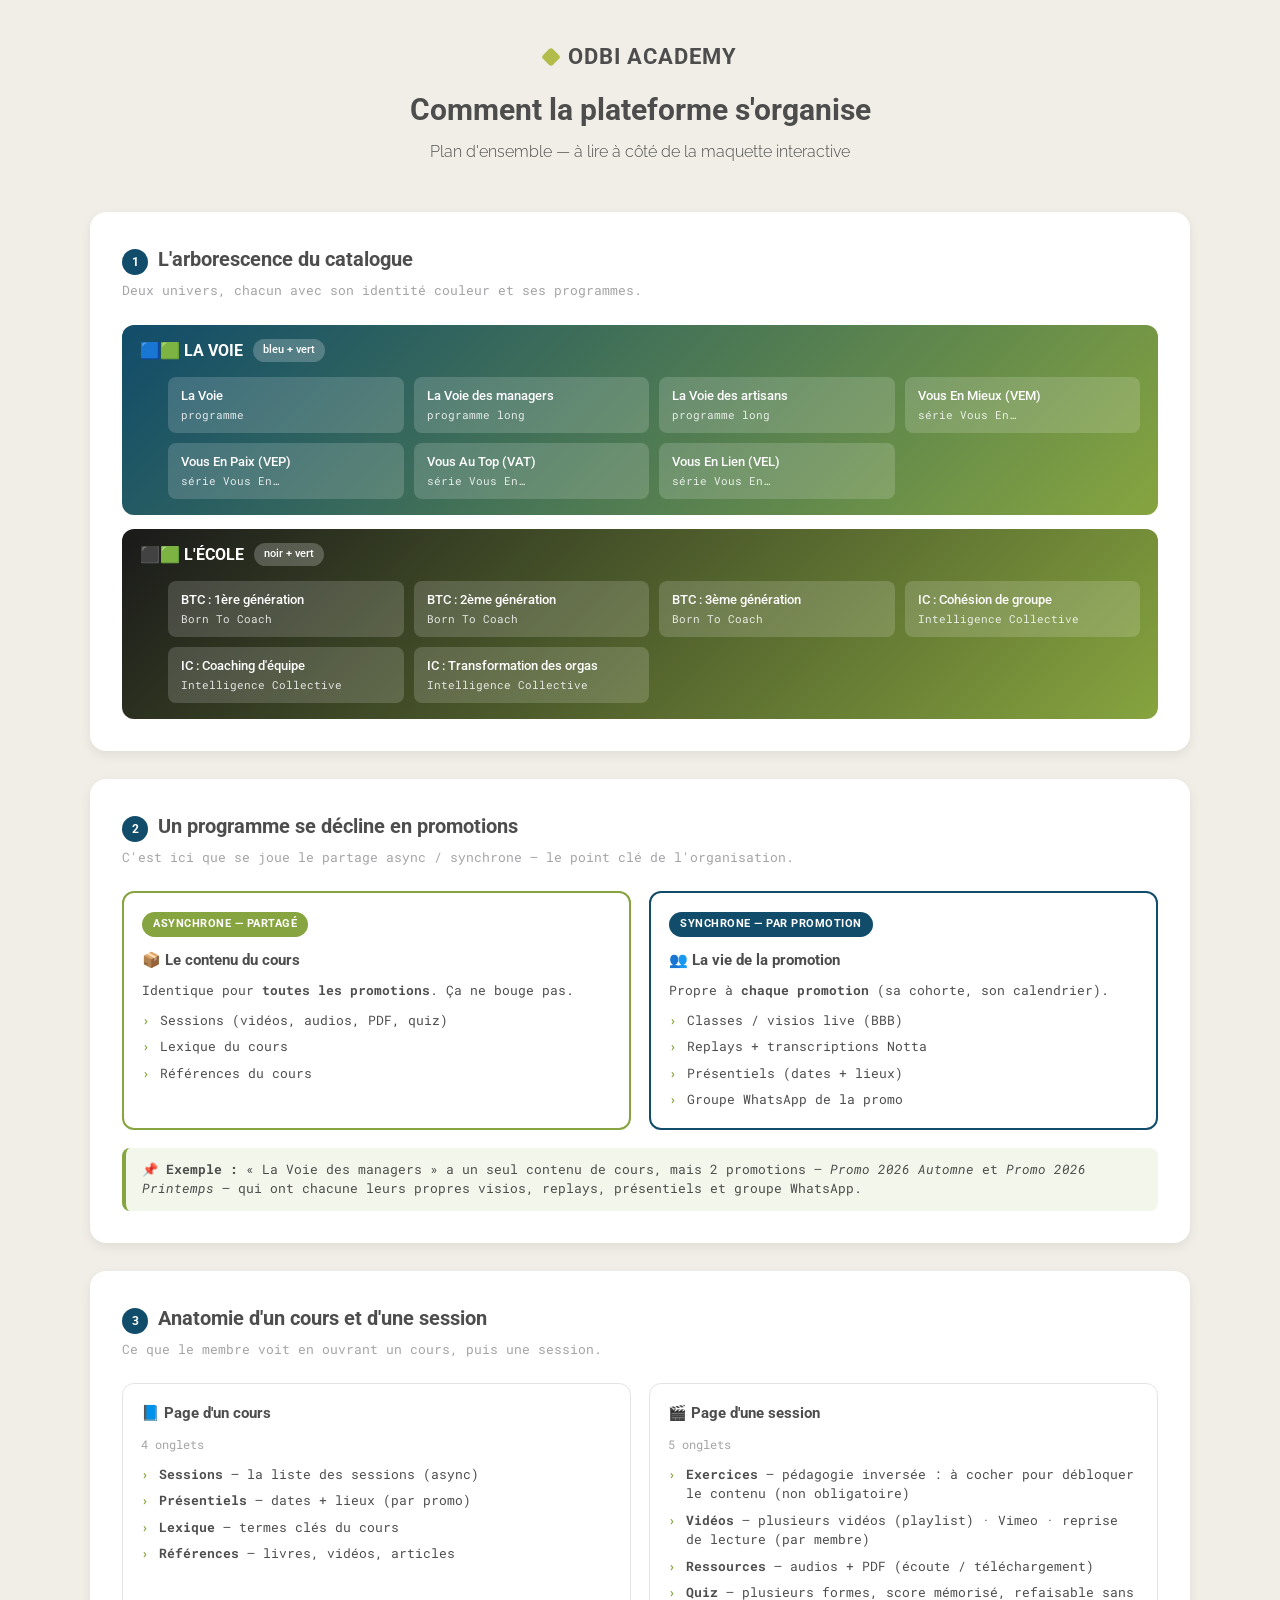
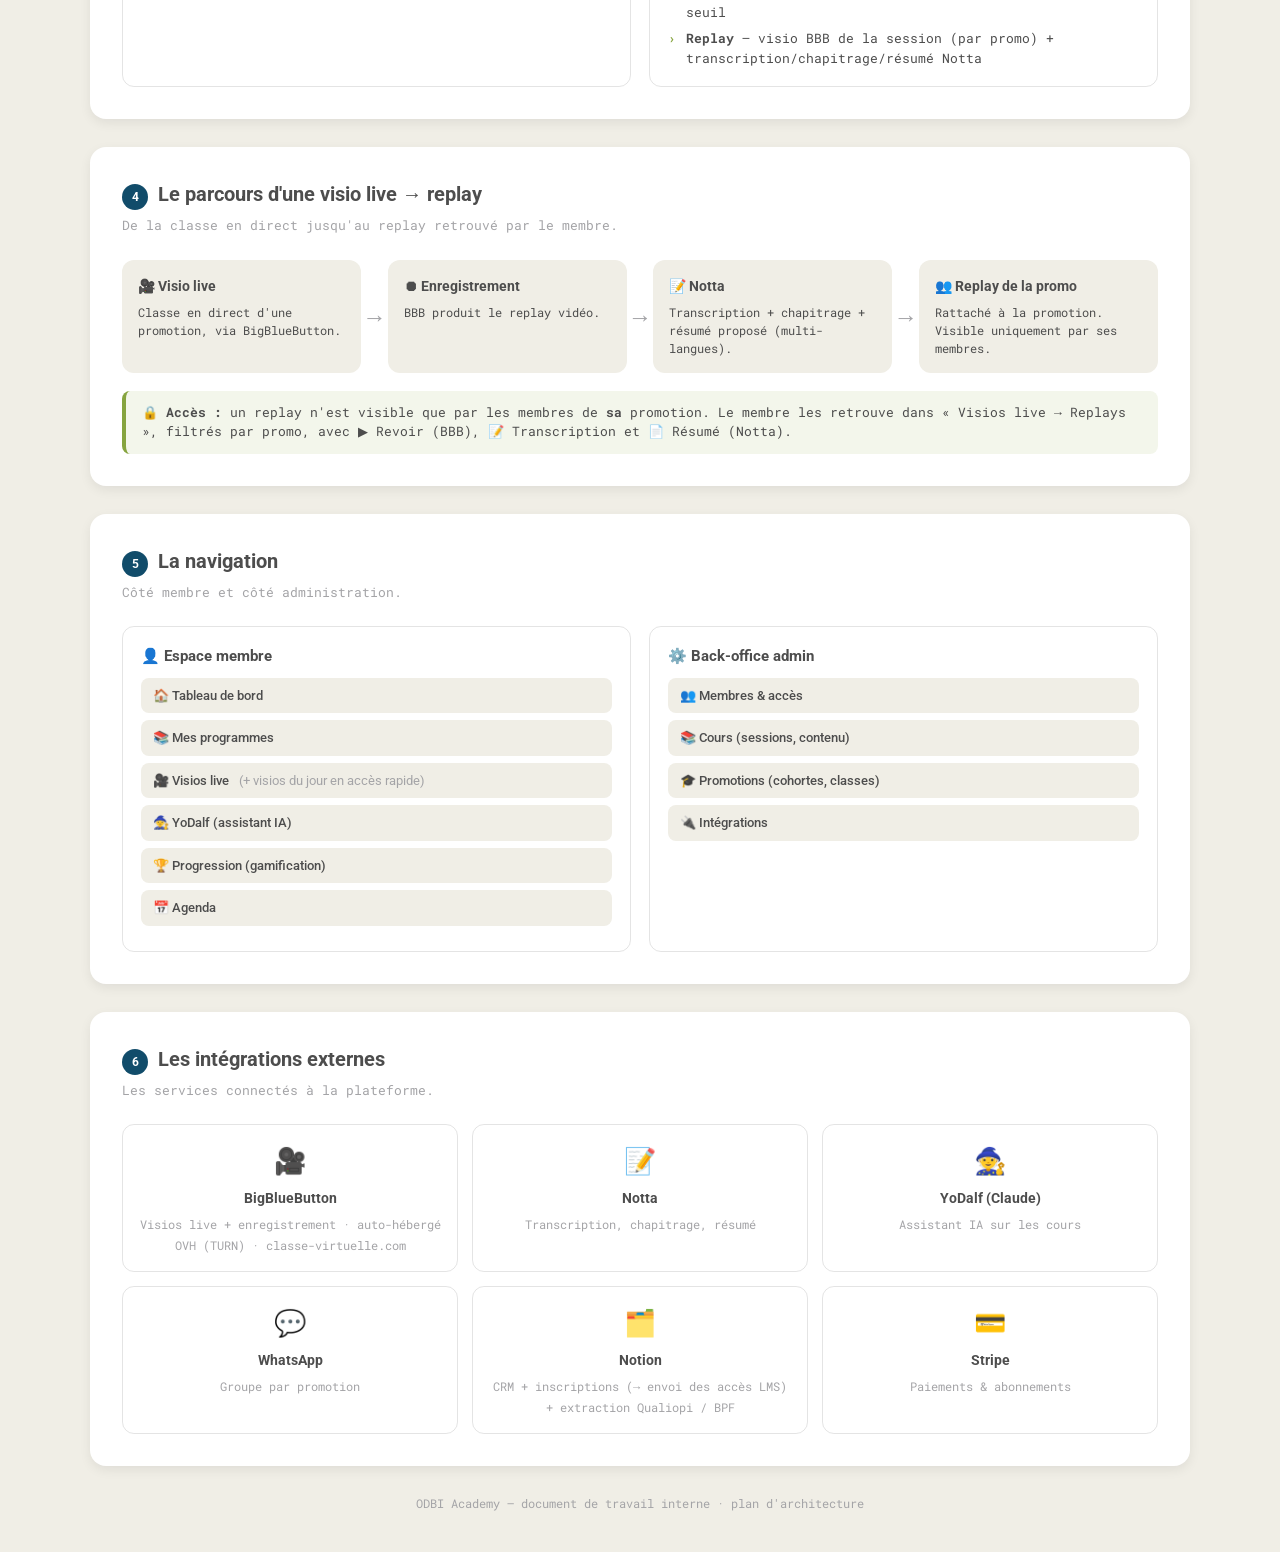
<file: architecture-odbi.html>
<!DOCTYPE html>
<html lang="fr">
<head>
<meta charset="UTF-8">
<meta name="viewport" content="width=device-width, initial-scale=1.0">
<title>ODBI Academy — Architecture & organisation</title>
<link rel="preconnect" href="https://fonts.googleapis.com">
<link href="https://fonts.googleapis.com/css2?family=Roboto:wght@400;500;700&family=Roboto+Mono:wght@400;500&family=Raleway:wght@300;400&display=swap" rel="stylesheet">
<style>
:root{
  --asparagus:#86A43F;--apple:#B1BC4B;--indigo:#114C6A;--jet:#4D4D4D;--black:#1A1A1A;
  --grey:#A4A4A7;--alabaster:#F0EEE6;
  --font-title:'Roboto',sans-serif;--font-body:'Roboto Mono',monospace;--font-cap:'Raleway',sans-serif;
}
*{box-sizing:border-box;margin:0;padding:0}
body{font-family:var(--font-body);background:var(--alabaster);color:var(--jet);font-size:14px;line-height:1.5;padding:40px 24px}
.wrap{max-width:1100px;margin:0 auto}
h1,h2,h3,h4{font-family:var(--font-title)}
.head{text-align:center;margin-bottom:48px}
.logo{font-family:var(--font-title);font-weight:700;font-size:22px;letter-spacing:1px;display:inline-flex;align-items:center;gap:10px;margin-bottom:14px}
.logo .dot{width:14px;height:14px;background:var(--apple);border-radius:3px;transform:rotate(45deg)}
.head h1{font-size:30px;margin-bottom:8px}
.head p{font-family:var(--font-cap);font-weight:300;color:var(--jet);font-size:16px}
.block{background:#fff;border-radius:16px;box-shadow:0 4px 12px rgba(0,0,0,.07);padding:32px;margin-bottom:28px}
.block > h2{font-size:20px;margin-bottom:6px}
.block > .sub{color:var(--grey);font-size:13px;margin-bottom:24px}
.step{font-family:var(--font-title);font-weight:700;font-size:12px;color:#fff;background:var(--indigo);width:26px;height:26px;border-radius:50%;display:inline-flex;align-items:center;justify-content:center;margin-right:10px}

/* Tree */
.tree{display:flex;flex-direction:column;gap:14px}
.node{border-radius:12px;padding:14px 18px;color:#fff}
.node.uni-voie{background:linear-gradient(135deg,var(--indigo),var(--asparagus))}
.node.uni-ecole{background:linear-gradient(135deg,var(--black),var(--asparagus))}
.node h3{font-size:16px;display:flex;align-items:center;gap:10px}
.node .tag{font-size:11px;background:rgba(255,255,255,.22);padding:3px 10px;border-radius:999px;font-weight:500}
.children{margin:14px 0 2px 28px;display:grid;grid-template-columns:repeat(auto-fill,minmax(200px,1fr));gap:10px}
.leaf{background:rgba(255,255,255,.16);border-radius:8px;padding:9px 13px;font-size:13px;font-family:var(--font-title);font-weight:500}
.leaf small{display:block;font-family:var(--font-body);font-weight:400;opacity:.85;font-size:11px;margin-top:2px}

/* Generic boxes */
.cols{display:grid;gap:18px}
.cols.c2{grid-template-columns:1fr 1fr}
.cols.c3{grid-template-columns:repeat(3,1fr)}
.card{border:1px solid rgba(74,74,74,.15);border-radius:12px;padding:18px}
.card h4{font-size:15px;margin-bottom:10px;display:flex;align-items:center;gap:8px}
.card ul{list-style:none;display:flex;flex-direction:column;gap:7px}
.card li{font-size:13px;padding-left:18px;position:relative}
.card li::before{content:"›";position:absolute;left:0;color:var(--asparagus);font-weight:700}
.pill{display:inline-block;font-size:11px;font-family:var(--font-title);font-weight:700;padding:4px 11px;border-radius:999px;color:#fff;letter-spacing:.5px}
.pill.async{background:var(--asparagus)}.pill.sync{background:var(--indigo)}
.split{display:grid;grid-template-columns:1fr 1fr;gap:18px}
.split .card.async{border-color:var(--asparagus);border-width:2px}
.split .card.sync{border-color:var(--indigo);border-width:2px}

/* Flow */
.flow{display:flex;align-items:stretch;gap:0;flex-wrap:wrap}
.fstep{flex:1;min-width:170px;background:var(--alabaster);border-radius:12px;padding:16px;position:relative}
.fstep h4{font-size:14px;margin-bottom:6px}
.fstep p{font-size:12px;color:var(--jet)}
.farrow{display:flex;align-items:center;justify-content:center;font-size:24px;color:var(--grey);padding:0 6px}
.note{background:rgba(134,164,63,.1);border-left:4px solid var(--asparagus);border-radius:8px;padding:12px 16px;font-size:13px;margin-top:18px}

/* Nav map */
.navmap{display:grid;grid-template-columns:1fr 1fr;gap:18px}
.navmap .card h4{justify-content:space-between}
.menu-item{font-family:var(--font-title);font-weight:500;font-size:13px;padding:8px 12px;background:var(--alabaster);border-radius:8px;margin-bottom:7px;display:flex;gap:10px}

/* Integrations */
.integ{display:grid;grid-template-columns:repeat(3,1fr);gap:14px}
.itile{border:1px solid rgba(74,74,74,.15);border-radius:12px;padding:16px;text-align:center}
.itile .ic{font-size:26px}
.itile b{display:block;font-family:var(--font-title);font-size:14px;margin:8px 0 4px}
.itile small{color:var(--grey);font-size:12px}
.foot{text-align:center;color:var(--grey);font-size:12px;margin-top:24px}
</style>
</head>
<body>
<div class="wrap">

  <div class="head">
    <div class="logo"><span class="dot"></span> ODBI ACADEMY</div>
    <h1>Comment la plateforme s'organise</h1>
    <p>Plan d'ensemble — à lire à côté de la maquette interactive</p>
  </div>

  <!-- 1. Arborescence du contenu -->
  <div class="block">
    <h2><span class="step">1</span>L'arborescence du catalogue</h2>
    <div class="sub">Deux univers, chacun avec son identité couleur et ses programmes.</div>
    <div class="tree">
      <div class="node uni-voie">
        <h3>🟦🟩 LA VOIE <span class="tag">bleu + vert</span></h3>
        <div class="children">
          <div class="leaf">La Voie<small>programme</small></div>
          <div class="leaf">La Voie des managers<small>programme long</small></div>
          <div class="leaf">La Voie des artisans<small>programme long</small></div>
          <div class="leaf">Vous En Mieux (VEM)<small>série Vous En…</small></div>
          <div class="leaf">Vous En Paix (VEP)<small>série Vous En…</small></div>
          <div class="leaf">Vous Au Top (VAT)<small>série Vous En…</small></div>
          <div class="leaf">Vous En Lien (VEL)<small>série Vous En…</small></div>
        </div>
      </div>
      <div class="node uni-ecole">
        <h3>⬛🟩 L'ÉCOLE <span class="tag">noir + vert</span></h3>
        <div class="children">
          <div class="leaf">BTC : 1ère génération<small>Born To Coach</small></div>
          <div class="leaf">BTC : 2ème génération<small>Born To Coach</small></div>
          <div class="leaf">BTC : 3ème génération<small>Born To Coach</small></div>
          <div class="leaf">IC : Cohésion de groupe<small>Intelligence Collective</small></div>
          <div class="leaf">IC : Coaching d'équipe<small>Intelligence Collective</small></div>
          <div class="leaf">IC : Transformation des orgas<small>Intelligence Collective</small></div>
        </div>
      </div>
    </div>
  </div>

  <!-- 2. Le cœur : programme → promotions -->
  <div class="block">
    <h2><span class="step">2</span>Un programme se décline en promotions</h2>
    <div class="sub">C'est ici que se joue le partage async / synchrone — le point clé de l'organisation.</div>
    <div class="split">
      <div class="card async">
        <span class="pill async">ASYNCHRONE — PARTAGÉ</span>
        <h4 style="margin-top:12px">📦 Le contenu du cours</h4>
        <p style="font-size:13px;color:var(--jet);margin-bottom:10px">Identique pour <b>toutes les promotions</b>. Ça ne bouge pas.</p>
        <ul>
          <li>Sessions (vidéos, audios, PDF, quiz)</li>
          <li>Lexique du cours</li>
          <li>Références du cours</li>
        </ul>
      </div>
      <div class="card sync">
        <span class="pill sync">SYNCHRONE — PAR PROMOTION</span>
        <h4 style="margin-top:12px">👥 La vie de la promotion</h4>
        <p style="font-size:13px;color:var(--jet);margin-bottom:10px">Propre à <b>chaque promotion</b> (sa cohorte, son calendrier).</p>
        <ul>
          <li>Classes / visios live (BBB)</li>
          <li>Replays + transcriptions Notta</li>
          <li>Présentiels (dates + lieux)</li>
          <li>Groupe WhatsApp de la promo</li>
        </ul>
      </div>
    </div>
    <div class="note">📌 <b>Exemple :</b> « La Voie des managers » a un seul contenu de cours, mais 2 promotions — <i>Promo 2026 Automne</i> et <i>Promo 2026 Printemps</i> — qui ont chacune leurs propres visios, replays, présentiels et groupe WhatsApp.</div>
  </div>

  <!-- 3. Anatomie cours / session -->
  <div class="block">
    <h2><span class="step">3</span>Anatomie d'un cours et d'une session</h2>
    <div class="sub">Ce que le membre voit en ouvrant un cours, puis une session.</div>
    <div class="cols c2">
      <div class="card">
        <h4>📘 Page d'un cours</h4>
        <p style="font-size:12px;color:var(--grey);margin-bottom:12px">4 onglets</p>
        <ul>
          <li><b>Sessions</b> — la liste des sessions (async)</li>
          <li><b>Présentiels</b> — dates + lieux (par promo)</li>
          <li><b>Lexique</b> — termes clés du cours</li>
          <li><b>Références</b> — livres, vidéos, articles</li>
        </ul>
      </div>
      <div class="card">
        <h4>🎬 Page d'une session</h4>
        <p style="font-size:12px;color:var(--grey);margin-bottom:12px">5 onglets</p>
        <ul>
          <li><b>Exercices</b> — pédagogie inversée : à cocher pour débloquer le contenu (non obligatoire)</li>
          <li><b>Vidéos</b> — plusieurs vidéos (playlist) · Vimeo · reprise de lecture (par membre)</li>
          <li><b>Ressources</b> — audios + PDF (écoute / téléchargement)</li>
          <li><b>Quiz</b> — plusieurs formes, score mémorisé, refaisable sans seuil</li>
          <li><b>Replay</b> — visio BBB de la session (par promo) + transcription/chapitrage/résumé Notta</li>
        </ul>
      </div>
    </div>
  </div>

  <!-- 4. Flux replay -->
  <div class="block">
    <h2><span class="step">4</span>Le parcours d'une visio live → replay</h2>
    <div class="sub">De la classe en direct jusqu'au replay retrouvé par le membre.</div>
    <div class="flow">
      <div class="fstep"><h4>🎥 Visio live</h4><p>Classe en direct d'une promotion, via BigBlueButton.</p></div>
      <div class="farrow">→</div>
      <div class="fstep"><h4>⏺ Enregistrement</h4><p>BBB produit le replay vidéo.</p></div>
      <div class="farrow">→</div>
      <div class="fstep"><h4>📝 Notta</h4><p>Transcription + chapitrage + résumé proposé (multi-langues).</p></div>
      <div class="farrow">→</div>
      <div class="fstep"><h4>👥 Replay de la promo</h4><p>Rattaché à la promotion. Visible uniquement par ses membres.</p></div>
    </div>
    <div class="note">🔒 <b>Accès :</b> un replay n'est visible que par les membres de <b>sa</b> promotion. Le membre les retrouve dans « Visios live → Replays », filtrés par promo, avec ▶ Revoir (BBB), 📝 Transcription et 📄 Résumé (Notta).</div>
  </div>

  <!-- 5. Navigation -->
  <div class="block">
    <h2><span class="step">5</span>La navigation</h2>
    <div class="sub">Côté membre et côté administration.</div>
    <div class="navmap">
      <div class="card">
        <h4>👤 Espace membre</h4>
        <div class="menu-item">🏠 Tableau de bord</div>
        <div class="menu-item">📚 Mes programmes</div>
        <div class="menu-item">🎥 Visios live <span style="color:var(--grey);font-weight:400">(+ visios du jour en accès rapide)</span></div>
        <div class="menu-item">🧙 YoDalf (assistant IA)</div>
        <div class="menu-item">🏆 Progression (gamification)</div>
        <div class="menu-item">📅 Agenda</div>
      </div>
      <div class="card">
        <h4>⚙️ Back-office admin</h4>
        <div class="menu-item">👥 Membres & accès</div>
        <div class="menu-item">📚 Cours (sessions, contenu)</div>
        <div class="menu-item">🎓 Promotions (cohortes, classes)</div>
        <div class="menu-item">🔌 Intégrations</div>
      </div>
    </div>
  </div>

  <!-- 6. Intégrations -->
  <div class="block">
    <h2><span class="step">6</span>Les intégrations externes</h2>
    <div class="sub">Les services connectés à la plateforme.</div>
    <div class="integ">
      <div class="itile"><div class="ic">🎥</div><b>BigBlueButton</b><small>Visios live + enregistrement · auto-hébergé OVH (TURN) · classe-virtuelle.com</small></div>
      <div class="itile"><div class="ic">📝</div><b>Notta</b><small>Transcription, chapitrage, résumé</small></div>
      <div class="itile"><div class="ic">🧙</div><b>YoDalf (Claude)</b><small>Assistant IA sur les cours</small></div>
      <div class="itile"><div class="ic">💬</div><b>WhatsApp</b><small>Groupe par promotion</small></div>
      <div class="itile"><div class="ic">🗂️</div><b>Notion</b><small>CRM + inscriptions (→ envoi des accès LMS) + extraction Qualiopi / BPF</small></div>
      <div class="itile"><div class="ic">💳</div><b>Stripe</b><small>Paiements & abonnements</small></div>
    </div>
  </div>

  <div class="foot">ODBI Academy — document de travail interne · plan d'architecture</div>
</div>
</body>
</html>
</file>
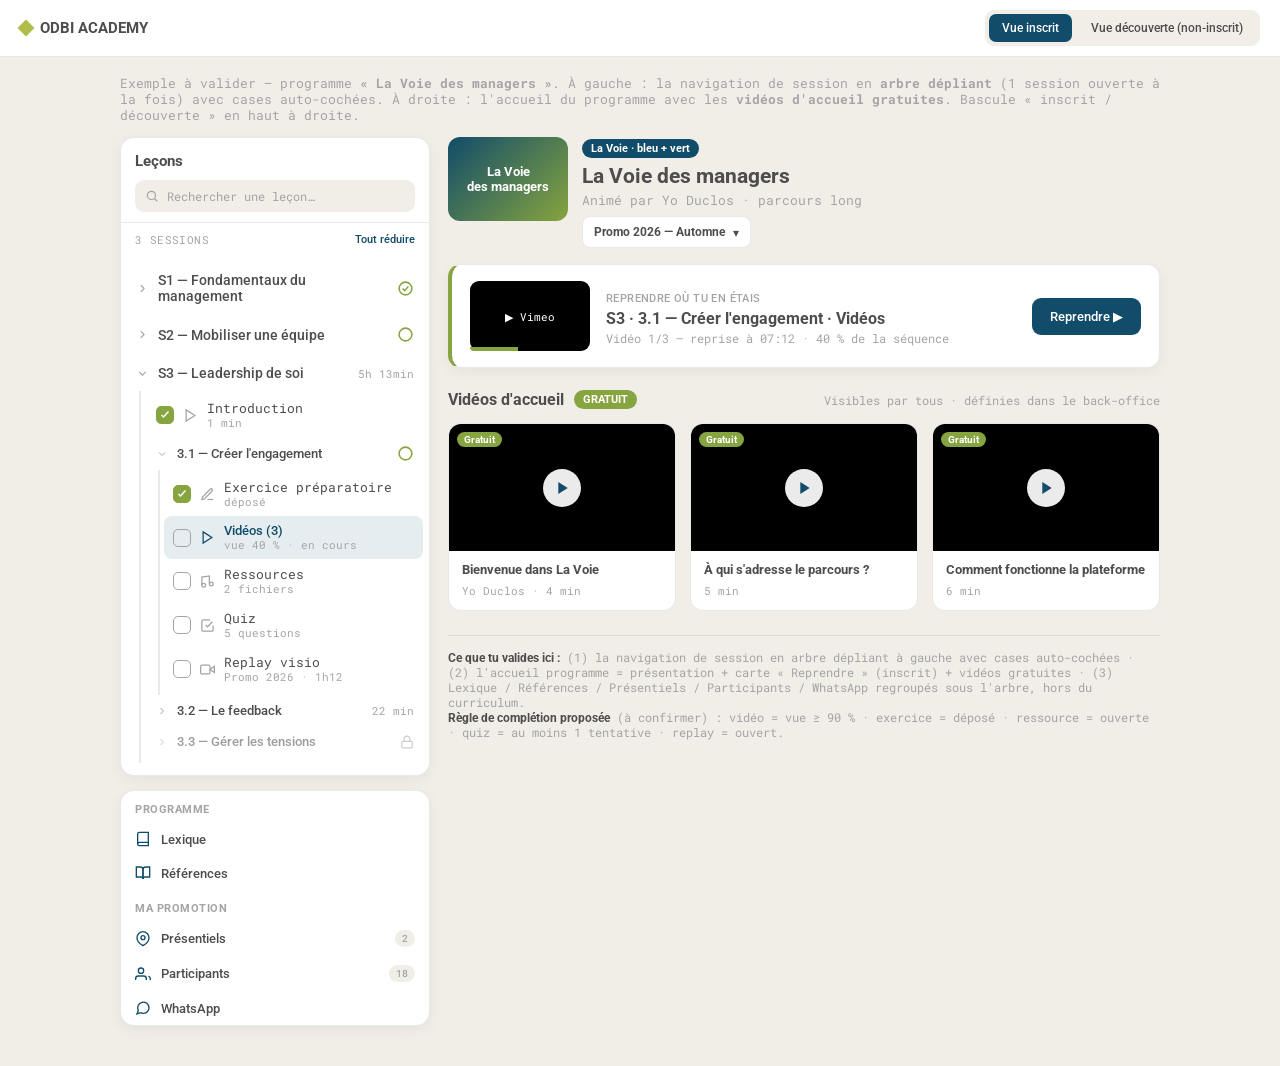
<file: exemple-navigation-v2.html>
<!DOCTYPE html>
<html lang="fr">
<head>
<meta charset="UTF-8">
<meta name="viewport" content="width=device-width, initial-scale=1.0">
<title>ODBI — Exemple navigation v2 (arbre + accueil gratuit)</title>
<link href="https://fonts.googleapis.com/css2?family=Roboto:wght@400;500;700&family=Roboto+Mono:wght@400;500&display=swap" rel="stylesheet">
<style>
:root{--asparagus:#86A43F;--apple:#B1BC4B;--indigo:#114C6A;--jet:#4D4D4D;--grey:#A4A4A7;--alabaster:#F0EEE6;--ft:'Roboto',sans-serif;--fb:'Roboto Mono',monospace;--line:rgba(74,74,74,.12)}
*{box-sizing:border-box;margin:0;padding:0}
body{font-family:var(--fb);background:var(--alabaster);color:var(--jet);font-size:14px}
h1,h2,h3,h4{font-family:var(--ft)}
.bar{background:#fff;border-bottom:1px solid var(--line);padding:10px 20px;display:flex;align-items:center;gap:16px;position:sticky;top:0;z-index:5}
.logo{font-family:var(--ft);font-weight:700;font-size:15px;display:flex;align-items:center;gap:8px}
.logo .d{width:12px;height:12px;background:var(--apple);transform:rotate(45deg)}
.seg{margin-left:auto;display:flex;gap:6px;background:var(--alabaster);border-radius:9px;padding:4px}
.seg button{font-family:var(--ft);font-weight:500;font-size:12px;border:none;background:transparent;color:var(--jet);padding:7px 13px;border-radius:7px;cursor:pointer}
.seg button.on{background:var(--indigo);color:#fff}
.hint{max-width:1080px;margin:18px auto 0;padding:0 20px;color:var(--grey);font-size:12.5px}
.shell{max-width:1080px;margin:14px auto 40px;padding:0 20px;display:flex;gap:18px;align-items:flex-start}
/* ---- colonne gauche ---- */
.left{width:310px;flex:none}
.card{background:#fff;border:1px solid var(--line);border-radius:14px;box-shadow:0 4px 14px rgba(0,0,0,.05)}
.lhead{padding:14px 14px 10px;border-bottom:1px solid var(--line)}
.lhead .row{display:flex;align-items:center;justify-content:space-between}
.lhead h3{font-size:15px}
.search{margin-top:10px;display:flex;align-items:center;gap:8px;background:var(--alabaster);border-radius:9px;padding:8px 10px;color:var(--grey);font-size:12px}
.search svg{width:14px;height:14px;flex:none}
.meta{display:flex;align-items:center;justify-content:space-between;padding:9px 14px;font-size:11px;color:var(--grey);text-transform:uppercase;letter-spacing:.4px}
.meta a{color:var(--indigo);cursor:pointer;text-transform:none;letter-spacing:0;font-family:var(--ft);font-weight:500}
.tree{padding:4px 6px 10px}
/* session (niveau 1) */
.s1{margin:2px 0}
.s1>.hd{display:flex;align-items:center;gap:9px;padding:10px 9px;border-radius:9px;cursor:pointer;font-family:var(--ft);font-weight:500;font-size:13.5px}
.s1>.hd:hover{background:var(--alabaster)}
.s1>.hd .chev{width:13px;height:13px;flex:none;transition:transform .15s;color:var(--grey)}
.s1.op>.hd .chev{transform:rotate(90deg)}
.s1 .dur{font-size:11px;color:var(--grey);font-family:var(--fb);font-weight:400}
.s1 .badge{margin-left:auto;display:flex;align-items:center;gap:4px}
.body1{display:none;padding:2px 0 6px 6px;margin-left:12px;border-left:2px solid var(--line)}
.s1.op>.body1{display:block}
/* séquence (niveau 2) */
.s2>.hd{display:flex;align-items:center;gap:9px;padding:8px 9px;border-radius:8px;cursor:pointer;font-family:var(--ft);font-weight:500;font-size:12.5px}
.s2>.hd:hover{background:var(--alabaster)}
.s2>.hd .chev{width:12px;height:12px;flex:none;transition:transform .15s;color:var(--grey)}
.s2.op>.hd .chev{transform:rotate(90deg)}
.body2{display:none;padding:2px 0 4px 4px;margin-left:11px;border-left:2px solid var(--line)}
.s2.op>.body2{display:block}
/* étape (feuille) */
.leaf{display:flex;align-items:center;gap:9px;padding:7px 9px;border-radius:8px;cursor:pointer;font-size:12.5px}
.leaf:hover{background:var(--alabaster)}
.leaf.cur{background:rgba(17,76,106,.10);color:var(--indigo);font-family:var(--ft);font-weight:500}
.leaf .ic{width:15px;height:15px;flex:none;color:var(--grey)}
.leaf.cur .ic{color:var(--indigo)}
.leaf .lt{flex:1;min-width:0}
.leaf .lt small{display:block;color:var(--grey);font-size:10.5px;font-family:var(--fb);font-weight:400}
/* checkbox */
.ck{width:18px;height:18px;border-radius:5px;flex:none;border:1.5px solid var(--grey);display:flex;align-items:center;justify-content:center}
.ck svg{width:12px;height:12px;color:#fff;display:none}
.ck.done{background:var(--asparagus);border-color:var(--asparagus)}
.ck.done svg{display:block}
.pc{width:17px;height:17px;flex:none;color:var(--asparagus)} /* pastille partielle/complète parent */
.lock{width:14px;height:14px;color:var(--grey)}
.muted{opacity:.55}
/* groupe infos programme */
.infos{margin-top:14px}
.infos .ititle{font-size:11px;text-transform:uppercase;letter-spacing:.5px;color:var(--grey);font-family:var(--ft);font-weight:700;padding:12px 14px 6px}
.iitem{display:flex;align-items:center;gap:10px;padding:9px 14px;font-size:12.5px;cursor:pointer;font-family:var(--ft);font-weight:500}
.iitem:hover{background:var(--alabaster)}
.iitem .ic{width:16px;height:16px;color:var(--indigo);flex:none}
.iitem .tag{margin-left:auto;font-size:10px;background:var(--alabaster);color:var(--grey);padding:2px 7px;border-radius:99px;font-family:var(--fb)}
/* ---- contenu droite ---- */
.main{flex:1;min-width:0}
.phead{display:flex;gap:14px;align-items:flex-start;margin-bottom:16px}
.cover{width:120px;height:84px;border-radius:12px;flex:none;background:linear-gradient(135deg,var(--indigo),var(--asparagus));display:flex;align-items:center;justify-content:center;color:#fff;font-family:var(--ft);font-weight:700;font-size:13px;text-align:center;padding:8px}
.uni{display:inline-block;font-size:10.5px;font-family:var(--ft);font-weight:700;color:#fff;background:var(--indigo);padding:3px 9px;border-radius:99px;margin-bottom:6px}
.phead h1{font-size:21px;margin-bottom:4px}
.phead .pmeta{color:var(--grey);font-size:12.5px}
.psel{margin-top:8px;font-size:12px;background:#fff;border:1px solid var(--line);border-radius:8px;padding:7px 11px;display:inline-flex;gap:8px;align-items:center}
.psel b{font-family:var(--ft)}
/* reprendre */
.resume{background:#fff;border:1px solid var(--line);border-left:4px solid var(--asparagus);border-radius:13px;padding:16px 18px;display:flex;align-items:center;gap:16px;margin-bottom:22px;box-shadow:0 4px 14px rgba(0,0,0,.05)}
.resume .thumb{width:120px;height:70px;border-radius:9px;background:#000;flex:none;display:flex;align-items:center;justify-content:center;color:#fff;font-size:11px;position:relative}
.resume .thumb .pbar{position:absolute;left:0;bottom:0;height:4px;background:var(--asparagus);width:40%;border-radius:0 0 0 9px}
.resume .info small{color:var(--grey);font-size:11px;font-family:var(--ft);font-weight:500;text-transform:uppercase;letter-spacing:.4px}
.resume .info h3{font-size:16px;margin:3px 0 2px}
.resume .info p{color:var(--grey);font-size:12px}
.btn{font-family:var(--ft);font-weight:500;font-size:13px;border:none;border-radius:9px;padding:11px 18px;cursor:pointer;white-space:nowrap}
.btn-a{background:var(--indigo);color:#fff}
.resume .btn{margin-left:auto}
/* section vidéos accueil */
.sec-t{display:flex;align-items:center;gap:10px;margin:6px 0 14px}
.sec-t h2{font-size:16px}
.sec-t .free{font-size:10.5px;font-family:var(--ft);font-weight:700;color:#fff;background:var(--asparagus);padding:3px 9px;border-radius:99px}
.sec-t p{color:var(--grey);font-size:12px;margin-left:auto}
.vgrid{display:grid;grid-template-columns:repeat(3,1fr);gap:14px}
.vc{background:#fff;border:1px solid var(--line);border-radius:13px;overflow:hidden;cursor:pointer;transition:transform .12s,box-shadow .12s}
.vc:hover{transform:translateY(-2px);box-shadow:0 8px 20px rgba(0,0,0,.08)}
.vc .vthumb{aspect-ratio:16/9;background:#000;display:flex;align-items:center;justify-content:center;color:#fff;position:relative}
.vc .vthumb .play{width:38px;height:38px;border-radius:50%;background:rgba(255,255,255,.92);display:flex;align-items:center;justify-content:center}
.vc .vthumb .play svg{width:16px;height:16px;color:var(--indigo);margin-left:2px}
.vc .vthumb .fb{position:absolute;top:8px;left:8px;font-size:9.5px;font-family:var(--ft);font-weight:700;color:#fff;background:var(--asparagus);padding:2px 7px;border-radius:99px}
.vc .vb{padding:11px 13px}
.vc .vb h4{font-size:13px;margin-bottom:3px}
.vc .vb small{color:var(--grey);font-size:11px}
/* bandeau non-inscrit */
.guest{background:#fff;border:1px dashed var(--asparagus);border-radius:13px;padding:18px;display:flex;align-items:center;gap:16px;margin-bottom:22px}
.guest .gi{width:42px;height:42px;border-radius:10px;background:rgba(134,164,63,.14);display:flex;align-items:center;justify-content:center;flex:none}
.guest .gi svg{width:20px;height:20px;color:var(--asparagus)}
.guest h3{font-size:15px;margin-bottom:3px}
.guest p{color:var(--grey);font-size:12.5px}
.guest .btn{margin-left:auto;background:var(--asparagus);color:#fff}
.note{font-size:11.5px;color:var(--grey);margin-top:24px;padding-top:14px;border-top:1px solid var(--line)}
.note b{color:var(--jet);font-family:var(--ft)}
</style>
</head>
<body>
<div class="bar">
  <div class="logo"><span class="d"></span> ODBI ACADEMY</div>
  <div class="seg">
    <button id="b-mem" class="on" onclick="setView('mem')">Vue inscrit</button>
    <button id="b-gue" onclick="setView('gue')">Vue découverte (non-inscrit)</button>
  </div>
</div>

<div class="hint">Exemple à valider — programme <b>« La Voie des managers »</b>. À gauche : la navigation de session en <b>arbre dépliant</b> (1 session ouverte à la fois) avec cases auto-cochées. À droite : l'accueil du programme avec les <b>vidéos d'accueil gratuites</b>. Bascule « inscrit / découverte » en haut à droite.</div>

<div class="shell">
  <!-- ================= COLONNE GAUCHE ================= -->
  <aside class="left">
    <div class="card">
      <div class="lhead">
        <div class="row"><h3>Leçons</h3></div>
        <div class="search">
          <svg viewBox="0 0 24 24" fill="none" stroke="currentColor" stroke-width="2"><circle cx="11" cy="11" r="7"/><path d="m21 21-4.3-4.3"/></svg>
          Rechercher une leçon…
        </div>
      </div>
      <div class="meta"><span>3 sessions</span><a onclick="collapseAll()">Tout réduire</a></div>
      <div class="tree" id="tree">
        <!-- S1 complète -->
        <div class="s1" id="s1-1">
          <div class="hd" onclick="tog1('s1-1')">
            <svg class="chev" viewBox="0 0 24 24" fill="none" stroke="currentColor" stroke-width="2"><path d="m9 18 6-6-6-6"/></svg>
            <span>S1 — Fondamentaux du management</span>
            <span class="badge"><svg class="pc" viewBox="0 0 24 24" fill="none" stroke="currentColor" stroke-width="2.2"><circle cx="12" cy="12" r="9"/><path d="m8 12 3 3 5-6"/></svg></span>
          </div>
          <div class="body1"><div class="dur" style="padding:4px 9px">Terminé · 6h 22min</div></div>
        </div>
        <!-- S2 partielle -->
        <div class="s1" id="s1-2">
          <div class="hd" onclick="tog1('s1-2')">
            <svg class="chev" viewBox="0 0 24 24" fill="none" stroke="currentColor" stroke-width="2"><path d="m9 18 6-6-6-6"/></svg>
            <span>S2 — Mobiliser une équipe</span>
            <span class="badge"><svg class="pc" viewBox="0 0 24 24" fill="none" stroke="currentColor" stroke-width="2.2"><circle cx="12" cy="12" r="9"/></svg></span>
          </div>
          <div class="body1"><div class="dur" style="padding:4px 9px">En cours · 4h 06min</div></div>
        </div>
        <!-- S3 ouverte -->
        <div class="s1 op" id="s1-3">
          <div class="hd" onclick="tog1('s1-3')">
            <svg class="chev" viewBox="0 0 24 24" fill="none" stroke="currentColor" stroke-width="2"><path d="m9 18 6-6-6-6"/></svg>
            <span>S3 — Leadership de soi</span>
            <span class="dur" style="margin-left:auto">5h 13min</span>
          </div>
          <div class="body1">
            <!-- intro = feuille directe -->
            <div class="leaf">
              <span class="ck done"><svg viewBox="0 0 24 24" fill="none" stroke="currentColor" stroke-width="3"><path d="m5 12 4 4 10-11"/></svg></span>
              <svg class="ic" viewBox="0 0 24 24" fill="none" stroke="currentColor" stroke-width="2"><polygon points="5 3 19 12 5 21 5 3"/></svg>
              <span class="lt">Introduction <small>1 min</small></span>
            </div>
            <!-- 3.1 ouverte -->
            <div class="s2 op" id="s2-31">
              <div class="hd" onclick="tog2('s2-31')">
                <svg class="chev" viewBox="0 0 24 24" fill="none" stroke="currentColor" stroke-width="2"><path d="m9 18 6-6-6-6"/></svg>
                <span>3.1 — Créer l'engagement</span>
                <span class="badge"><svg class="pc" viewBox="0 0 24 24" fill="none" stroke="currentColor" stroke-width="2.2"><circle cx="12" cy="12" r="9"/></svg></span>
              </div>
              <div class="body2">
                <div class="leaf">
                  <span class="ck done"><svg viewBox="0 0 24 24" fill="none" stroke="currentColor" stroke-width="3"><path d="m5 12 4 4 10-11"/></svg></span>
                  <svg class="ic" viewBox="0 0 24 24" fill="none" stroke="currentColor" stroke-width="2"><path d="M12 20h9"/><path d="M16.5 3.5a2.1 2.1 0 0 1 3 3L7 19l-4 1 1-4Z"/></svg>
                  <span class="lt">Exercice préparatoire <small>déposé</small></span>
                </div>
                <div class="leaf cur" onclick="setCur(this)">
                  <span class="ck"><svg viewBox="0 0 24 24" fill="none" stroke="currentColor" stroke-width="3"><path d="m5 12 4 4 10-11"/></svg></span>
                  <svg class="ic" viewBox="0 0 24 24" fill="none" stroke="currentColor" stroke-width="2"><polygon points="5 3 19 12 5 21 5 3"/></svg>
                  <span class="lt">Vidéos (3) <small>vue 40 % · en cours</small></span>
                </div>
                <div class="leaf" onclick="setCur(this)">
                  <span class="ck"><svg viewBox="0 0 24 24" fill="none" stroke="currentColor" stroke-width="3"><path d="m5 12 4 4 10-11"/></svg></span>
                  <svg class="ic" viewBox="0 0 24 24" fill="none" stroke="currentColor" stroke-width="2"><path d="M3 18V5l12-2v13"/><circle cx="6" cy="18" r="3"/><circle cx="18" cy="16" r="3"/></svg>
                  <span class="lt">Ressources <small>2 fichiers</small></span>
                </div>
                <div class="leaf" onclick="setCur(this)">
                  <span class="ck"><svg viewBox="0 0 24 24" fill="none" stroke="currentColor" stroke-width="3"><path d="m5 12 4 4 10-11"/></svg></span>
                  <svg class="ic" viewBox="0 0 24 24" fill="none" stroke="currentColor" stroke-width="2"><path d="M9 11l3 3 8-8"/><path d="M21 12v7a2 2 0 0 1-2 2H5a2 2 0 0 1-2-2V5a2 2 0 0 1 2-2h11"/></svg>
                  <span class="lt">Quiz <small>5 questions</small></span>
                </div>
                <div class="leaf" onclick="setCur(this)">
                  <span class="ck"><svg viewBox="0 0 24 24" fill="none" stroke="currentColor" stroke-width="3"><path d="m5 12 4 4 10-11"/></svg></span>
                  <svg class="ic" viewBox="0 0 24 24" fill="none" stroke="currentColor" stroke-width="2"><path d="m23 7-7 5 7 5V7z"/><rect x="1" y="5" width="15" height="14" rx="2"/></svg>
                  <span class="lt">Replay visio <small>Promo 2026 · 1h12</small></span>
                </div>
              </div>
            </div>
            <!-- 3.2 fermée -->
            <div class="s2" id="s2-32">
              <div class="hd" onclick="tog2('s2-32')">
                <svg class="chev" viewBox="0 0 24 24" fill="none" stroke="currentColor" stroke-width="2"><path d="m9 18 6-6-6-6"/></svg>
                <span>3.2 — Le feedback</span><span class="dur" style="margin-left:auto">22 min</span>
              </div>
              <div class="body2"><div class="leaf muted"><span class="ck"></span><span class="lt">5 étapes</span></div></div>
            </div>
            <!-- 3.3 verrouillée -->
            <div class="s2 muted" id="s2-33">
              <div class="hd">
                <svg class="chev" viewBox="0 0 24 24" fill="none" stroke="currentColor" stroke-width="2"><path d="m9 18 6-6-6-6"/></svg>
                <span>3.3 — Gérer les tensions</span>
                <svg class="lock" style="margin-left:auto" viewBox="0 0 24 24" fill="none" stroke="currentColor" stroke-width="2"><rect x="3" y="11" width="18" height="11" rx="2"/><path d="M7 11V7a5 5 0 0 1 10 0v4"/></svg>
              </div>
            </div>
          </div>
        </div>
      </div>
    </div>

    <!-- groupe infos programme (séparé de l'arbre) -->
    <div class="card infos">
      <div class="ititle">Programme</div>
      <div class="iitem"><svg class="ic" viewBox="0 0 24 24" fill="none" stroke="currentColor" stroke-width="2"><path d="M4 19.5A2.5 2.5 0 0 1 6.5 17H20"/><path d="M6.5 2H20v20H6.5A2.5 2.5 0 0 1 4 19.5v-15A2.5 2.5 0 0 1 6.5 2z"/></svg>Lexique</div>
      <div class="iitem"><svg class="ic" viewBox="0 0 24 24" fill="none" stroke="currentColor" stroke-width="2"><path d="M2 3h6a4 4 0 0 1 4 4v14a3 3 0 0 0-3-3H2z"/><path d="M22 3h-6a4 4 0 0 0-4 4v14a3 3 0 0 1 3-3h7z"/></svg>Références</div>
      <div class="ititle">Ma promotion</div>
      <div class="iitem"><svg class="ic" viewBox="0 0 24 24" fill="none" stroke="currentColor" stroke-width="2"><path d="M21 10c0 7-9 12-9 12s-9-5-9-12a9 9 0 0 1 18 0z"/><circle cx="12" cy="10" r="3"/></svg>Présentiels <span class="tag">2</span></div>
      <div class="iitem"><svg class="ic" viewBox="0 0 24 24" fill="none" stroke="currentColor" stroke-width="2"><path d="M17 21v-2a4 4 0 0 0-4-4H5a4 4 0 0 0-4 4v2"/><circle cx="9" cy="7" r="4"/><path d="M23 21v-2a4 4 0 0 0-3-3.87"/></svg>Participants <span class="tag">18</span></div>
      <div class="iitem"><svg class="ic" viewBox="0 0 24 24" fill="none" stroke="currentColor" stroke-width="2"><path d="M21 11.5a8.38 8.38 0 0 1-8.5 8.5 8.38 8.38 0 0 1-4-1L3 21l1.9-5.5a8.5 8.5 0 1 1 16.1-4z"/></svg>WhatsApp</div>
    </div>
  </aside>

  <!-- ================= CONTENU DROITE ================= -->
  <main class="main">
    <div class="phead">
      <div class="cover">La Voie<br>des managers</div>
      <div>
        <span class="uni">La Voie · bleu + vert</span>
        <h1>La Voie des managers</h1>
        <div class="pmeta">Animé par Yo Duclos · parcours long</div>
        <div class="psel" id="psel"><b>Promo 2026 — Automne</b> ▾</div>
      </div>
    </div>

    <!-- bandeau non-inscrit (vue découverte) -->
    <div class="guest" id="guest" style="display:none">
      <div class="gi"><svg viewBox="0 0 24 24" fill="none" stroke="currentColor" stroke-width="2"><path d="M12 2l3 7h7l-5.5 4 2 7L12 16l-6.5 4 2-7L2 9h7z"/></svg></div>
      <div><h3>Accès découverte</h3><p>Tu n'es pas (encore) inscrit à ce programme. Tu peux regarder les vidéos d'accueil gratuites ci-dessous ; le reste est verrouillé.</p></div>
      <button class="btn">Rejoindre une promotion</button>
    </div>

    <!-- reprendre (vue inscrit) -->
    <div class="resume" id="resume">
      <div class="thumb">▶ Vimeo<div class="pbar"></div></div>
      <div class="info">
        <small>Reprendre où tu en étais</small>
        <h3>S3 · 3.1 — Créer l'engagement · Vidéos</h3>
        <p>Vidéo 1/3 — reprise à 07:12 · 40 % de la séquence</p>
      </div>
      <button class="btn btn-a">Reprendre ▶</button>
    </div>

    <!-- vidéos d'accueil gratuites -->
    <div class="sec-t">
      <h2>Vidéos d'accueil</h2><span class="free">GRATUIT</span>
      <p>Visibles par tous · définies dans le back-office</p>
    </div>
    <div class="vgrid">
      <div class="vc"><div class="vthumb"><span class="fb">Gratuit</span><div class="play"><svg viewBox="0 0 24 24" fill="currentColor"><polygon points="5 3 19 12 5 21 5 3"/></svg></div></div><div class="vb"><h4>Bienvenue dans La Voie</h4><small>Yo Duclos · 4 min</small></div></div>
      <div class="vc"><div class="vthumb"><span class="fb">Gratuit</span><div class="play"><svg viewBox="0 0 24 24" fill="currentColor"><polygon points="5 3 19 12 5 21 5 3"/></svg></div></div><div class="vb"><h4>À qui s'adresse le parcours ?</h4><small>5 min</small></div></div>
      <div class="vc"><div class="vthumb"><span class="fb">Gratuit</span><div class="play"><svg viewBox="0 0 24 24" fill="currentColor"><polygon points="5 3 19 12 5 21 5 3"/></svg></div></div><div class="vb"><h4>Comment fonctionne la plateforme</h4><small>6 min</small></div></div>
    </div>

    <div class="note">
      <b>Ce que tu valides ici :</b> (1) la navigation de session en arbre dépliant à gauche avec cases auto-cochées · (2) l'accueil programme = présentation + carte « Reprendre » (inscrit) + vidéos gratuites · (3) Lexique / Références / Présentiels / Participants / WhatsApp regroupés sous l'arbre, hors du curriculum.<br>
      <b>Règle de complétion proposée</b> (à confirmer) : vidéo = vue ≥ 90 % · exercice = déposé · ressource = ouverte · quiz = au moins 1 tentative · replay = ouvert.
    </div>
  </main>
</div>

<script>
function tog1(id){
  var el=document.getElementById(id);
  var open=el.classList.contains('op');
  // une seule session ouverte à la fois
  document.querySelectorAll('.s1').forEach(function(s){s.classList.remove('op')});
  if(!open) el.classList.add('op');
}
function tog2(id){document.getElementById(id).classList.toggle('op')}
function collapseAll(){document.querySelectorAll('.s1,.s2').forEach(function(s){s.classList.remove('op')})}
function setCur(el){document.querySelectorAll('.leaf').forEach(function(l){l.classList.remove('cur')});el.classList.add('cur')}
function setView(v){
  document.getElementById('b-mem').classList.toggle('on',v==='mem');
  document.getElementById('b-gue').classList.toggle('on',v==='gue');
  document.getElementById('resume').style.display = v==='mem'?'flex':'none';
  document.getElementById('guest').style.display  = v==='gue'?'flex':'none';
  document.getElementById('psel').style.display   = v==='mem'?'inline-flex':'none';
}
</script>
</body>
</html>
</file>
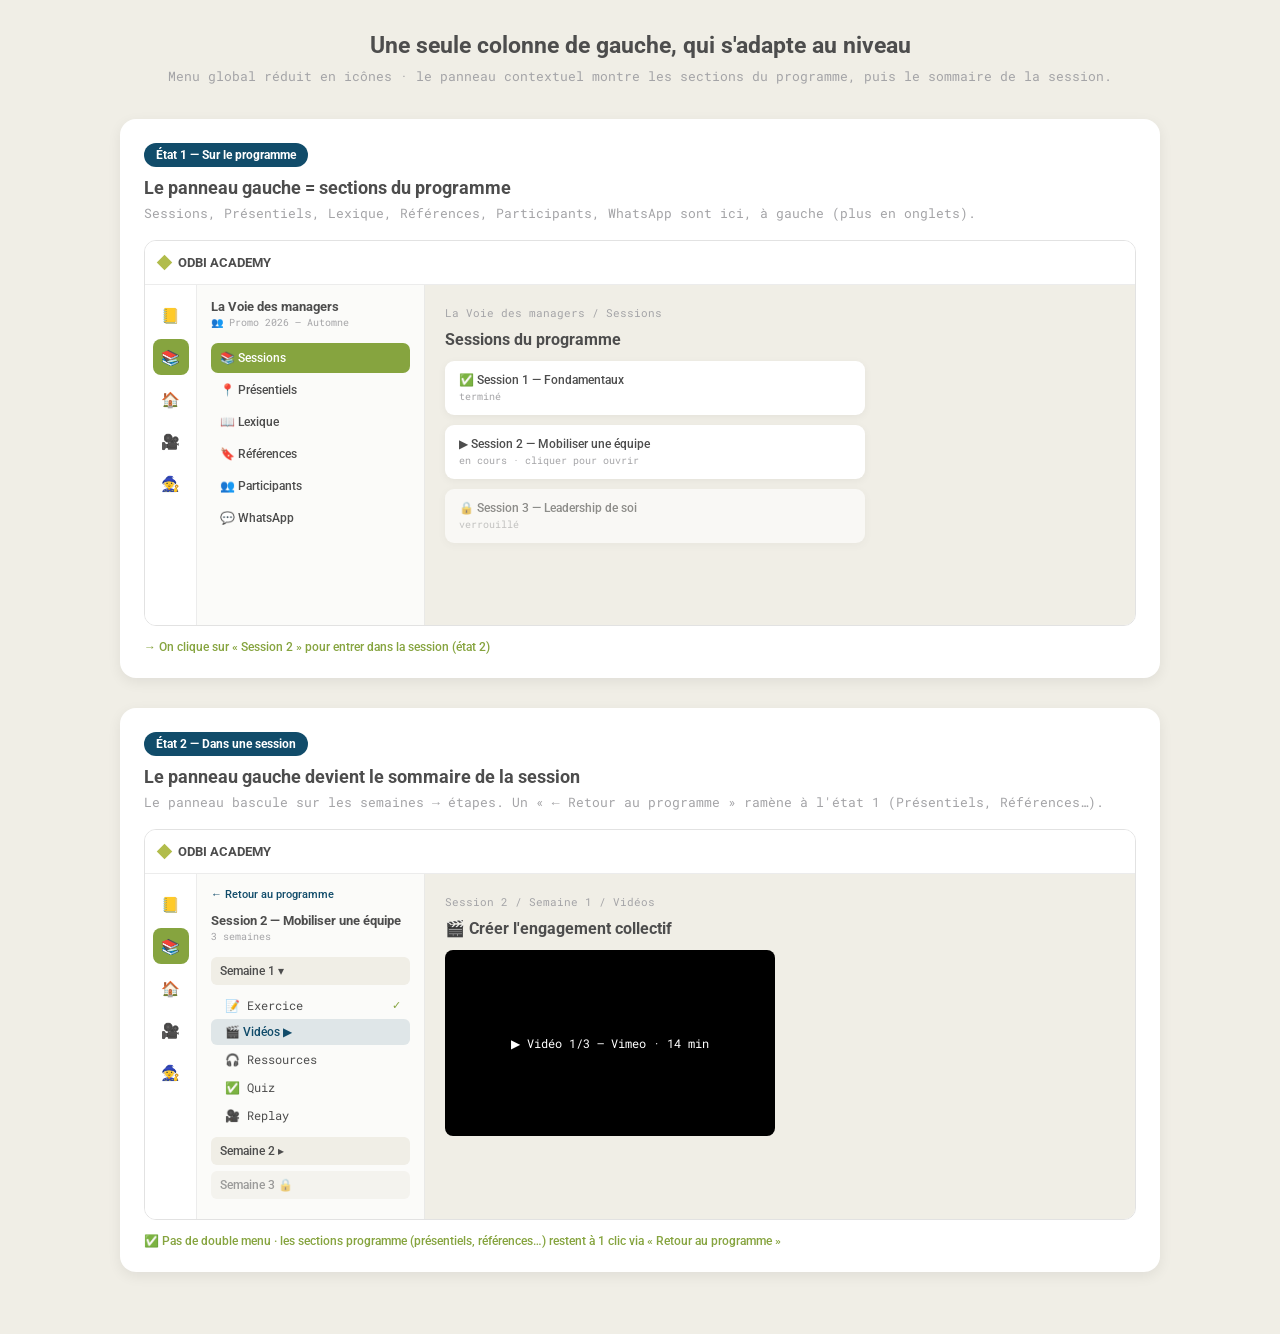
<file: modele-A-integration.html>
<!DOCTYPE html>
<html lang="fr">
<head>
<meta charset="UTF-8">
<meta name="viewport" content="width=device-width, initial-scale=1.0">
<title>ODBI — Navigation programme ↔ session (intégrée)</title>
<link href="https://fonts.googleapis.com/css2?family=Roboto:wght@400;500;700&family=Roboto+Mono:wght@400;500&display=swap" rel="stylesheet">
<style>
:root{--asparagus:#86A43F;--apple:#B1BC4B;--indigo:#114C6A;--jet:#4D4D4D;--grey:#A4A4A7;--alabaster:#F0EEE6;--ft:'Roboto',sans-serif;--fb:'Roboto Mono',monospace}
*{box-sizing:border-box;margin:0;padding:0}
body{font-family:var(--fb);background:var(--alabaster);color:var(--jet);font-size:14px;padding:32px 20px}
.wrap{max-width:1040px;margin:0 auto}
h1,h2,h3,h4{font-family:var(--ft)}
.intro{text-align:center;margin-bottom:34px}.intro h1{font-size:23px;margin-bottom:8px}.intro p{color:var(--grey);font-size:13px}
.model{background:#fff;border-radius:16px;box-shadow:0 4px 14px rgba(0,0,0,.07);padding:24px;margin-bottom:30px}
.tag{display:inline-block;font-family:var(--ft);font-weight:700;font-size:12px;color:#fff;background:var(--indigo);padding:5px 12px;border-radius:999px;margin-bottom:10px}
.model h2{font-size:18px;margin-bottom:6px}.model .desc{color:var(--grey);font-size:13px;margin-bottom:18px}
.frame{border:1px solid rgba(74,74,74,.16);border-radius:12px;overflow:hidden}
.top{height:44px;background:#fff;border-bottom:1px solid rgba(74,74,74,.1);display:flex;align-items:center;padding:0 14px}
.logo{font-family:var(--ft);font-weight:700;font-size:13px;display:flex;align-items:center;gap:8px}.logo .d{width:11px;height:11px;background:var(--apple);transform:rotate(45deg)}
.body{display:flex;min-height:340px}
.rail{width:52px;background:#fff;border-right:1px solid rgba(74,74,74,.1);padding:12px 0;display:flex;flex-direction:column;align-items:center;gap:6px}
.ri{width:36px;height:36px;border-radius:8px;display:flex;align-items:center;justify-content:center;font-size:15px}.ri.on{background:var(--asparagus)}
.ctx{width:228px;background:#fbfbf9;border-right:1px solid rgba(74,74,74,.1);padding:14px}
.ctx .ttl{font-family:var(--ft);font-weight:700;font-size:13px;margin-bottom:2px}
.ctx .sub{font-size:10px;color:var(--grey);margin-bottom:14px}
.ctx .back{font-size:11px;color:var(--indigo);font-family:var(--ft);font-weight:500;margin-bottom:12px;cursor:pointer}
.ctx .sec{display:flex;gap:9px;align-items:center;font-size:12px;padding:8px 9px;border-radius:7px;color:var(--jet);font-family:var(--ft);font-weight:500;margin-bottom:2px;cursor:pointer}
.ctx .sec:hover{background:var(--alabaster)}
.ctx .sec.on{background:var(--asparagus);color:#fff}
.lbl{font-size:10px;text-transform:uppercase;letter-spacing:.5px;color:var(--grey);font-family:var(--ft);font-weight:700;margin:12px 0 6px 4px}
.wk{font-family:var(--ft);font-weight:500;font-size:12px;background:var(--alabaster);padding:7px 9px;border-radius:6px;margin-bottom:6px}
.st{display:flex;gap:8px;font-size:12px;padding:6px 9px 6px 14px;border-radius:6px;color:var(--jet)}
.st.on{background:rgba(17,76,106,.12);color:var(--indigo);font-family:var(--ft);font-weight:500}
.st .ck{margin-left:auto;font-size:11px;color:var(--asparagus)}
.main{flex:1;padding:20px;background:var(--alabaster)}
.main .bc{font-size:11px;color:var(--grey);margin-bottom:10px}
.main h3{font-size:16px;margin-bottom:12px}
.scr{background:#000;border-radius:8px;aspect-ratio:16/9;max-width:330px;display:flex;align-items:center;justify-content:center;color:#fff;font-size:12px}
.cardrow{display:flex;gap:10px;flex-wrap:wrap;margin-top:6px}
.mc{background:#fff;border-radius:9px;box-shadow:0 2px 8px rgba(0,0,0,.05);padding:12px 14px;font-size:12px;font-family:var(--ft);font-weight:500;min-width:150px}
.mc small{display:block;color:var(--grey);font-family:var(--fb);font-weight:400;margin-top:3px}
.note{font-size:12px;color:var(--asparagus);font-family:var(--ft);font-weight:500;margin-top:14px}
</style>
</head>
<body>
<div class="wrap">
  <div class="intro">
    <h1>Une seule colonne de gauche, qui s'adapte au niveau</h1>
    <p>Menu global réduit en icônes · le panneau contextuel montre les sections du programme, puis le sommaire de la session.</p>
  </div>

  <!-- ÉTAT 1 : sur le programme -->
  <div class="model">
    <span class="tag">État 1 — Sur le programme</span>
    <h2>Le panneau gauche = sections du programme</h2>
    <div class="desc">Sessions, Présentiels, Lexique, Références, Participants, WhatsApp sont ici, à gauche (plus en onglets).</div>
    <div class="frame">
      <div class="top"><div class="logo"><span class="d"></span> ODBI ACADEMY</div></div>
      <div class="body">
        <div class="rail"><div class="ri">📒</div><div class="ri on">📚</div><div class="ri">🏠</div><div class="ri">🎥</div><div class="ri">🧙</div></div>
        <div class="ctx">
          <div class="ttl">La Voie des managers</div><div class="sub">👥 Promo 2026 — Automne</div>
          <div class="sec on">📚 Sessions</div>
          <div class="sec">📍 Présentiels</div>
          <div class="sec">📖 Lexique</div>
          <div class="sec">🔖 Références</div>
          <div class="sec">👥 Participants</div>
          <div class="sec">💬 WhatsApp</div>
        </div>
        <div class="main">
          <div class="bc">La Voie des managers / Sessions</div>
          <h3>Sessions du programme</h3>
          <div class="cardrow" style="flex-direction:column;max-width:420px">
            <div class="mc">✅ Session 1 — Fondamentaux <small>terminé</small></div>
            <div class="mc">▶ Session 2 — Mobiliser une équipe <small>en cours · cliquer pour ouvrir</small></div>
            <div class="mc" style="opacity:.6">🔒 Session 3 — Leadership de soi <small>verrouillé</small></div>
          </div>
        </div>
      </div>
    </div>
    <div class="note">→ On clique sur « Session 2 » pour entrer dans la session (état 2)</div>
  </div>

  <!-- ÉTAT 2 : dans la session -->
  <div class="model">
    <span class="tag">État 2 — Dans une session</span>
    <h2>Le panneau gauche devient le sommaire de la session</h2>
    <div class="desc">Le panneau bascule sur les semaines → étapes. Un « ← Retour au programme » ramène à l'état 1 (Présentiels, Références…).</div>
    <div class="frame">
      <div class="top"><div class="logo"><span class="d"></span> ODBI ACADEMY</div></div>
      <div class="body">
        <div class="rail"><div class="ri">📒</div><div class="ri on">📚</div><div class="ri">🏠</div><div class="ri">🎥</div><div class="ri">🧙</div></div>
        <div class="ctx">
          <div class="back">← Retour au programme</div>
          <div class="ttl">Session 2 — Mobiliser une équipe</div><div class="sub">3 semaines</div>
          <div class="wk">Semaine 1 ▾</div>
          <div class="st">📝 Exercice <span class="ck">✓</span></div>
          <div class="st on">🎬 Vidéos ▶</div>
          <div class="st">🎧 Ressources</div>
          <div class="st">✅ Quiz</div>
          <div class="st">🎥 Replay</div>
          <div class="wk" style="margin-top:8px">Semaine 2 ▸</div>
          <div class="wk" style="opacity:.55">Semaine 3 🔒</div>
        </div>
        <div class="main">
          <div class="bc">Session 2 / Semaine 1 / Vidéos</div>
          <h3>🎬 Créer l'engagement collectif</h3>
          <div class="scr">▶ Vidéo 1/3 — Vimeo · 14 min</div>
        </div>
      </div>
    </div>
    <div class="note">✅ Pas de double menu · les sections programme (présentiels, références…) restent à 1 clic via « Retour au programme »</div>
  </div>
</div>
</body>
</html>
</file>
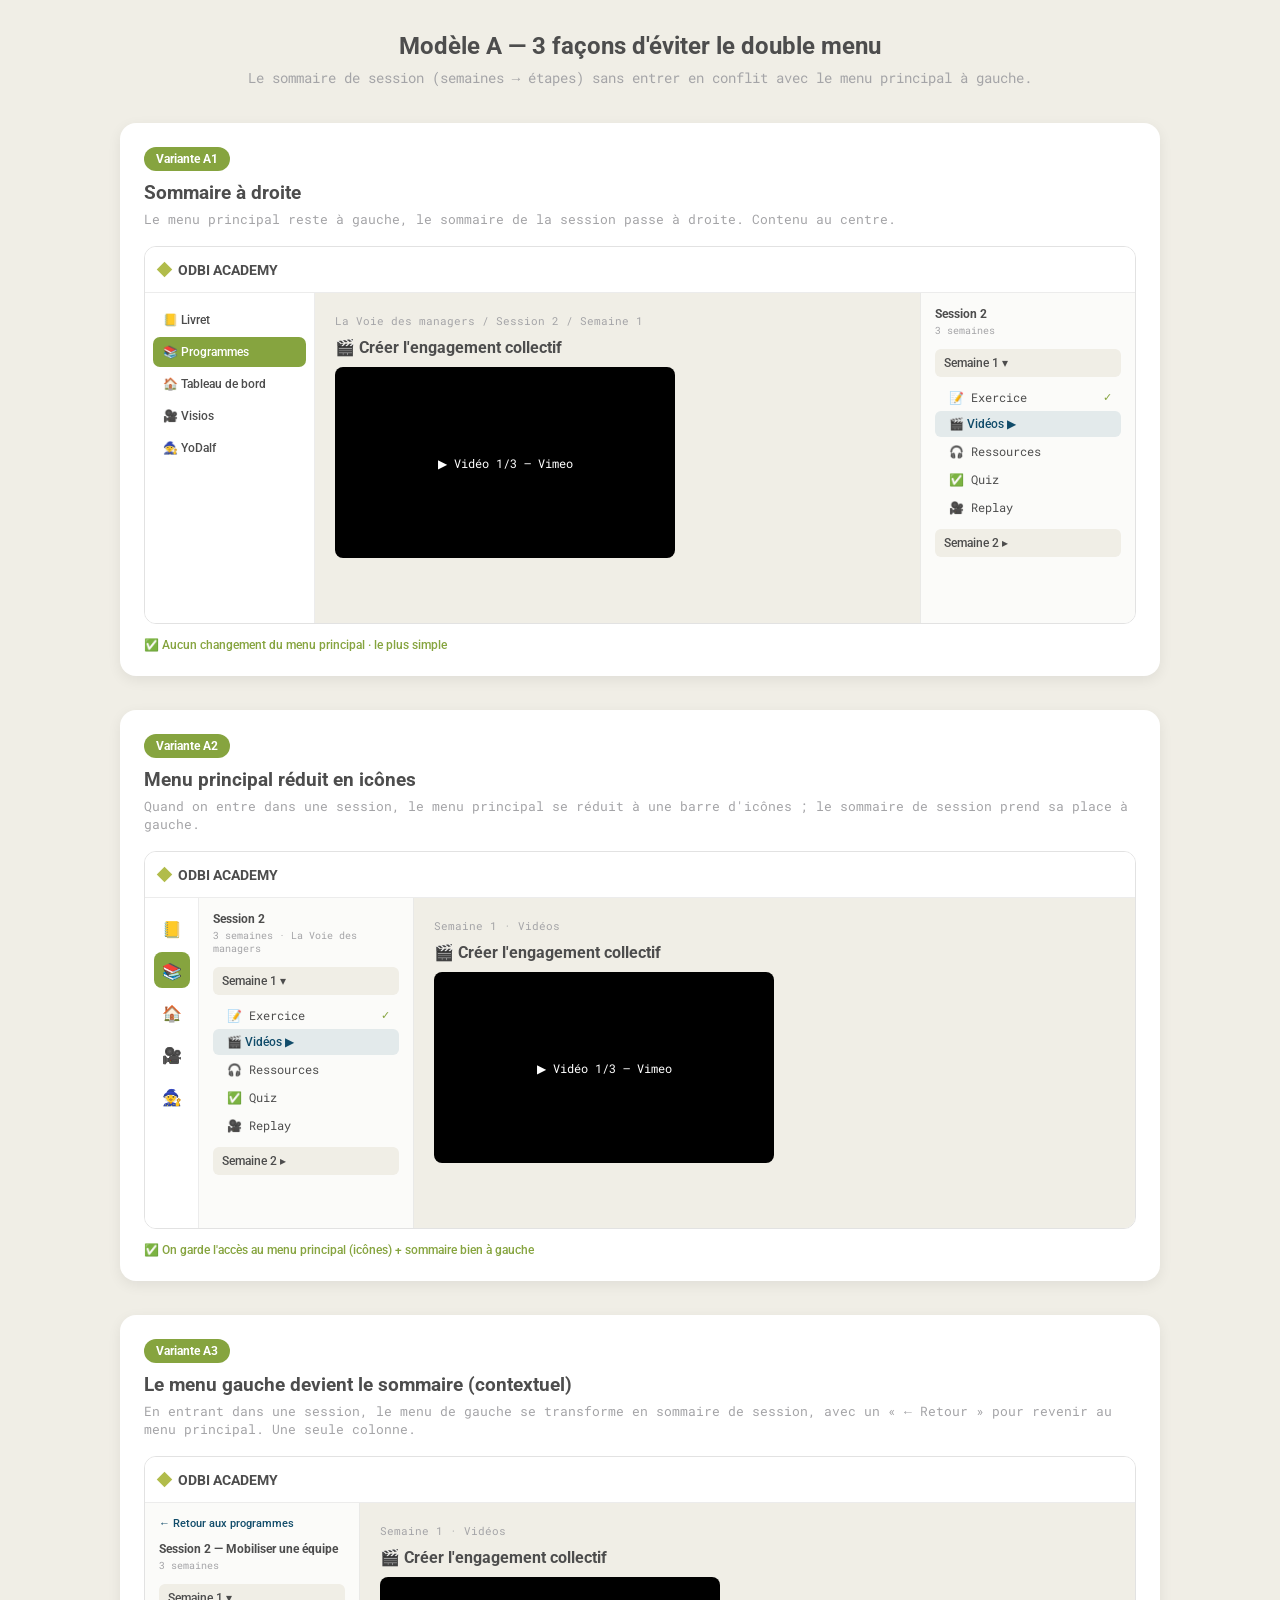
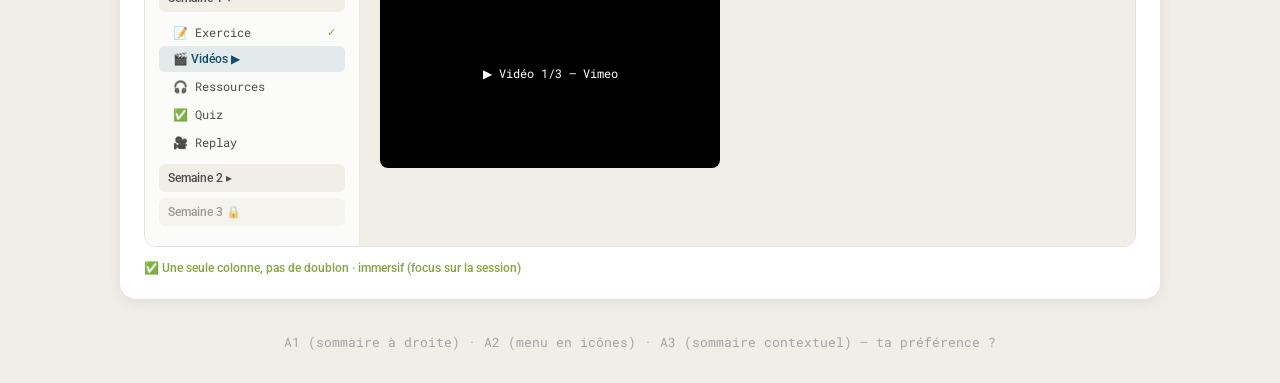
<file: modele-A-variantes.html>
<!DOCTYPE html>
<html lang="fr">
<head>
<meta charset="UTF-8">
<meta name="viewport" content="width=device-width, initial-scale=1.0">
<title>ODBI — Modèle A : 3 façons d'éviter le double menu</title>
<link href="https://fonts.googleapis.com/css2?family=Roboto:wght@400;500;700&family=Roboto+Mono:wght@400;500&display=swap" rel="stylesheet">
<style>
:root{--asparagus:#86A43F;--apple:#B1BC4B;--indigo:#114C6A;--jet:#4D4D4D;--grey:#A4A4A7;--alabaster:#F0EEE6;--ft:'Roboto',sans-serif;--fb:'Roboto Mono',monospace}
*{box-sizing:border-box;margin:0;padding:0}
body{font-family:var(--fb);background:var(--alabaster);color:var(--jet);font-size:14px;padding:32px 20px}
.wrap{max-width:1040px;margin:0 auto}
h1,h2,h3,h4{font-family:var(--ft)}
.intro{text-align:center;margin-bottom:36px}
.intro h1{font-size:24px;margin-bottom:8px}.intro p{color:var(--grey)}
.model{background:#fff;border-radius:16px;box-shadow:0 4px 14px rgba(0,0,0,.07);padding:24px;margin-bottom:34px}
.tag{display:inline-block;font-family:var(--ft);font-weight:700;font-size:12px;color:#fff;background:var(--asparagus);padding:5px 12px;border-radius:999px;margin-bottom:10px}
.model h2{font-size:19px;margin-bottom:6px}.model .desc{color:var(--grey);font-size:13px;margin-bottom:18px}
/* mini app frame */
.frame{border:1px solid rgba(74,74,74,.16);border-radius:12px;overflow:hidden}
.top{height:46px;background:#fff;border-bottom:1px solid rgba(74,74,74,.1);display:flex;align-items:center;gap:10px;padding:0 14px}
.logo{font-family:var(--ft);font-weight:700;font-size:14px;display:flex;align-items:center;gap:8px}
.logo .d{width:11px;height:11px;background:var(--apple);transform:rotate(45deg)}
.body{display:flex;min-height:330px}
/* global nav full */
.nav{width:170px;background:#fff;border-right:1px solid rgba(74,74,74,.1);padding:12px 8px}
.nav .it{font-family:var(--ft);font-weight:500;font-size:12px;padding:8px 10px;border-radius:7px;color:var(--jet);display:flex;gap:8px;margin-bottom:2px}
.nav .it.on{background:var(--asparagus);color:#fff}
/* global nav rail (icons) */
.rail{width:54px;background:#fff;border-right:1px solid rgba(74,74,74,.1);padding:12px 0;display:flex;flex-direction:column;align-items:center;gap:6px}
.rail .ri{width:36px;height:36px;border-radius:8px;display:flex;align-items:center;justify-content:center;font-size:16px}
.rail .ri.on{background:var(--asparagus)}
/* curriculum panel */
.cur{width:215px;background:#fbfbf9;border-right:1px solid rgba(74,74,74,.1);padding:14px}
.cur.right{border-right:none;border-left:1px solid rgba(74,74,74,.1);background:#fbfbf9}
.cur .ttl{font-family:var(--ft);font-weight:700;font-size:12px;margin-bottom:3px}
.cur .sub{font-size:10px;color:var(--grey);margin-bottom:12px}
.cur .back{font-size:11px;color:var(--indigo);font-family:var(--ft);font-weight:500;margin-bottom:12px;display:block}
.cur .wk{font-family:var(--ft);font-weight:500;font-size:12px;background:var(--alabaster);padding:7px 9px;border-radius:6px;margin-bottom:6px}
.cur .st{display:flex;gap:8px;font-size:12px;padding:6px 9px 6px 14px;border-radius:6px;color:var(--jet)}
.cur .st.on{background:rgba(17,76,106,.1);color:var(--indigo);font-family:var(--ft);font-weight:500}
.cur .st .ck{margin-left:auto;font-size:11px;color:var(--asparagus)}
/* content */
.main{flex:1;padding:20px;background:var(--alabaster)}
.main .bc{font-size:11px;color:var(--grey);margin-bottom:10px}
.main h3{font-size:16px;margin-bottom:10px}
.scr{background:#000;border-radius:8px;aspect-ratio:16/9;max-width:340px;display:flex;align-items:center;justify-content:center;color:#fff;font-size:12px}
.note{font-size:12px;color:var(--asparagus);font-family:var(--ft);font-weight:500;margin-top:14px}
.pick{text-align:center;color:var(--grey);font-size:13px;margin-top:6px}
</style>
</head>
<body>
<div class="wrap">
  <div class="intro">
    <h1>Modèle A — 3 façons d'éviter le double menu</h1>
    <p>Le sommaire de session (semaines → étapes) sans entrer en conflit avec le menu principal à gauche.</p>
  </div>

  <!-- Variante 1 : sommaire à droite -->
  <div class="model">
    <span class="tag">Variante A1</span>
    <h2>Sommaire à droite</h2>
    <div class="desc">Le menu principal reste à gauche, le sommaire de la session passe à droite. Contenu au centre.</div>
    <div class="frame">
      <div class="top"><div class="logo"><span class="d"></span> ODBI ACADEMY</div></div>
      <div class="body">
        <div class="nav">
          <div class="it">📒 Livret</div><div class="it on">📚 Programmes</div><div class="it">🏠 Tableau de bord</div><div class="it">🎥 Visios</div><div class="it">🧙 YoDalf</div>
        </div>
        <div class="main">
          <div class="bc">La Voie des managers / Session 2 / Semaine 1</div>
          <h3>🎬 Créer l'engagement collectif</h3>
          <div class="scr">▶ Vidéo 1/3 — Vimeo</div>
        </div>
        <div class="cur right">
          <div class="ttl">Session 2</div><div class="sub">3 semaines</div>
          <div class="wk">Semaine 1 ▾</div>
          <div class="st">📝 Exercice <span class="ck">✓</span></div>
          <div class="st on">🎬 Vidéos ▶</div>
          <div class="st">🎧 Ressources</div>
          <div class="st">✅ Quiz</div>
          <div class="st">🎥 Replay</div>
          <div class="wk" style="margin-top:8px">Semaine 2 ▸</div>
        </div>
      </div>
    </div>
    <div class="note">✅ Aucun changement du menu principal · le plus simple</div>
  </div>

  <!-- Variante 2 : menu réduit en icônes -->
  <div class="model">
    <span class="tag">Variante A2</span>
    <h2>Menu principal réduit en icônes</h2>
    <div class="desc">Quand on entre dans une session, le menu principal se réduit à une barre d'icônes ; le sommaire de session prend sa place à gauche.</div>
    <div class="frame">
      <div class="top"><div class="logo"><span class="d"></span> ODBI ACADEMY</div></div>
      <div class="body">
        <div class="rail">
          <div class="ri">📒</div><div class="ri on">📚</div><div class="ri">🏠</div><div class="ri">🎥</div><div class="ri">🧙</div>
        </div>
        <div class="cur">
          <div class="ttl">Session 2</div><div class="sub">3 semaines · La Voie des managers</div>
          <div class="wk">Semaine 1 ▾</div>
          <div class="st">📝 Exercice <span class="ck">✓</span></div>
          <div class="st on">🎬 Vidéos ▶</div>
          <div class="st">🎧 Ressources</div>
          <div class="st">✅ Quiz</div>
          <div class="st">🎥 Replay</div>
          <div class="wk" style="margin-top:8px">Semaine 2 ▸</div>
        </div>
        <div class="main">
          <div class="bc">Semaine 1 · Vidéos</div>
          <h3>🎬 Créer l'engagement collectif</h3>
          <div class="scr">▶ Vidéo 1/3 — Vimeo</div>
        </div>
      </div>
    </div>
    <div class="note">✅ On garde l'accès au menu principal (icônes) + sommaire bien à gauche</div>
  </div>

  <!-- Variante 3 : sommaire contextuel -->
  <div class="model">
    <span class="tag">Variante A3</span>
    <h2>Le menu gauche devient le sommaire (contextuel)</h2>
    <div class="desc">En entrant dans une session, le menu de gauche se transforme en sommaire de session, avec un « ← Retour » pour revenir au menu principal. Une seule colonne.</div>
    <div class="frame">
      <div class="top"><div class="logo"><span class="d"></span> ODBI ACADEMY</div></div>
      <div class="body">
        <div class="cur">
          <span class="back">← Retour aux programmes</span>
          <div class="ttl">Session 2 — Mobiliser une équipe</div><div class="sub">3 semaines</div>
          <div class="wk">Semaine 1 ▾</div>
          <div class="st">📝 Exercice <span class="ck">✓</span></div>
          <div class="st on">🎬 Vidéos ▶</div>
          <div class="st">🎧 Ressources</div>
          <div class="st">✅ Quiz</div>
          <div class="st">🎥 Replay</div>
          <div class="wk" style="margin-top:8px">Semaine 2 ▸</div>
          <div class="wk" style="opacity:.55">Semaine 3 🔒</div>
        </div>
        <div class="main">
          <div class="bc">Semaine 1 · Vidéos</div>
          <h3>🎬 Créer l'engagement collectif</h3>
          <div class="scr">▶ Vidéo 1/3 — Vimeo</div>
        </div>
      </div>
    </div>
    <div class="note">✅ Une seule colonne, pas de doublon · immersif (focus sur la session)</div>
  </div>

  <div class="pick">A1 (sommaire à droite) · A2 (menu en icônes) · A3 (sommaire contextuel) — ta préférence ?</div>
</div>
</body>
</html>
</file>
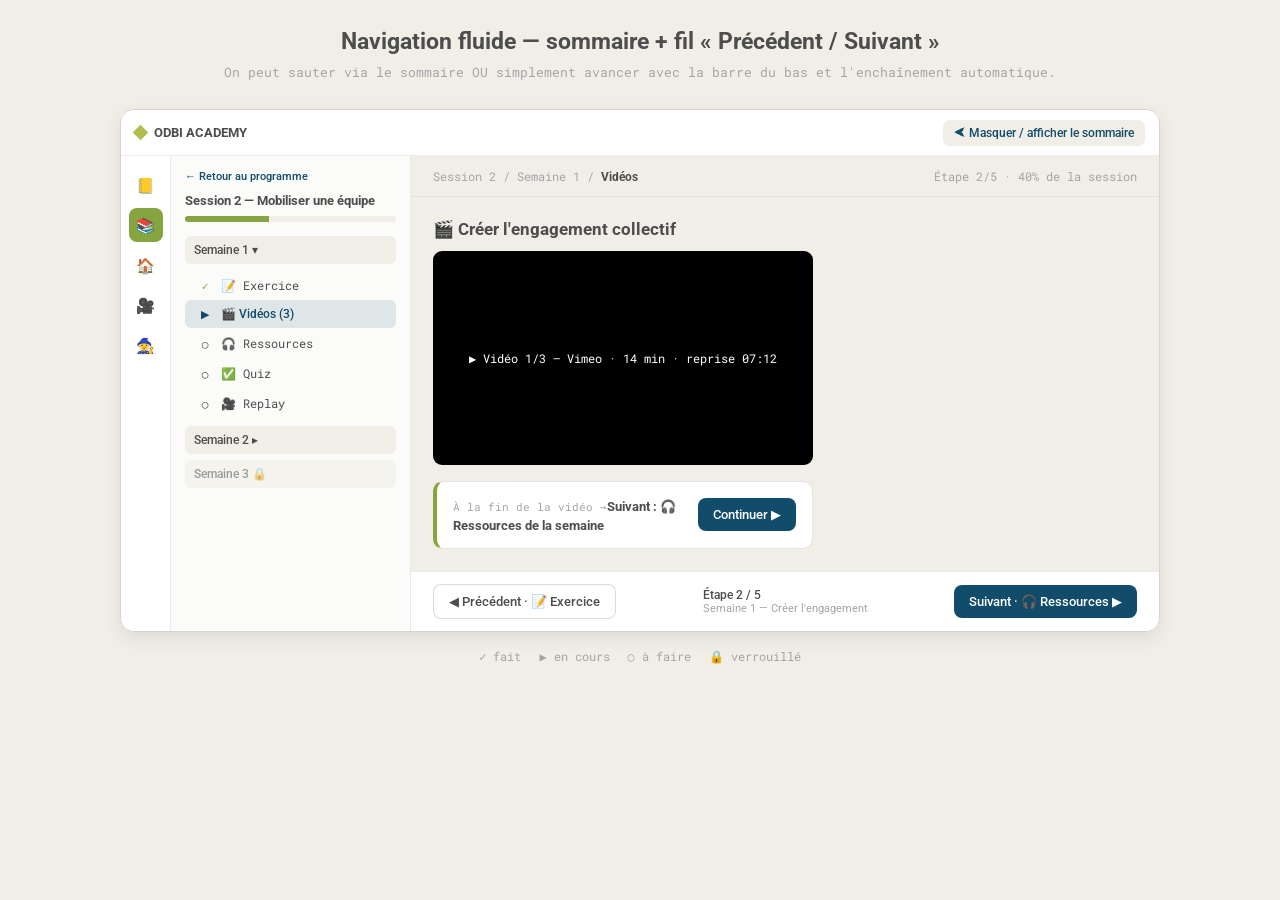
<file: modele-navigation-fluide.html>
<!DOCTYPE html>
<html lang="fr">
<head>
<meta charset="UTF-8">
<meta name="viewport" content="width=device-width, initial-scale=1.0">
<title>ODBI — Navigation fluide dans la session</title>
<link href="https://fonts.googleapis.com/css2?family=Roboto:wght@400;500;700&family=Roboto+Mono:wght@400;500&display=swap" rel="stylesheet">
<style>
:root{--asparagus:#86A43F;--apple:#B1BC4B;--indigo:#114C6A;--jet:#4D4D4D;--grey:#A4A4A7;--alabaster:#F0EEE6;--ft:'Roboto',sans-serif;--fb:'Roboto Mono',monospace}
*{box-sizing:border-box;margin:0;padding:0}
body{font-family:var(--fb);background:var(--alabaster);color:var(--jet);font-size:14px;padding:28px 20px}
.wrap{max-width:1040px;margin:0 auto}
h1,h2,h3,h4{font-family:var(--ft)}
.intro{text-align:center;margin-bottom:28px}.intro h1{font-size:23px;margin-bottom:8px}.intro p{color:var(--grey);font-size:13px}
.frame{border:1px solid rgba(74,74,74,.16);border-radius:14px;overflow:hidden;box-shadow:0 6px 18px rgba(0,0,0,.08)}
.top{height:46px;background:#fff;border-bottom:1px solid rgba(74,74,74,.1);display:flex;align-items:center;padding:0 14px;justify-content:space-between}
.logo{font-family:var(--ft);font-weight:700;font-size:13px;display:flex;align-items:center;gap:8px}.logo .d{width:11px;height:11px;background:var(--apple);transform:rotate(45deg)}
.foldbtn{font-family:var(--ft);font-weight:500;font-size:12px;color:var(--indigo);background:var(--alabaster);border:none;border-radius:7px;padding:6px 11px;cursor:pointer}
.body{display:flex;min-height:420px}
.rail{width:50px;background:#fff;border-right:1px solid rgba(74,74,74,.1);padding:12px 0;display:flex;flex-direction:column;align-items:center;gap:6px}
.ri{width:34px;height:34px;border-radius:8px;display:flex;align-items:center;justify-content:center;font-size:15px}.ri.on{background:var(--asparagus)}
.ctx{width:240px;background:#fbfbf9;border-right:1px solid rgba(74,74,74,.1);padding:14px;transition:all .2s}
.ctx.fold{display:none}
.ctx .back{font-size:11px;color:var(--indigo);font-family:var(--ft);font-weight:500;margin-bottom:10px;cursor:pointer}
.ctx .ttl{font-family:var(--ft);font-weight:700;font-size:13px;margin-bottom:2px}
.ctx .pbar{height:6px;background:var(--alabaster);border-radius:99px;margin:8px 0 14px;overflow:hidden}.ctx .pbar i{display:block;height:100%;width:40%;background:var(--asparagus)}
.wk{font-family:var(--ft);font-weight:500;font-size:12px;background:var(--alabaster);padding:7px 9px;border-radius:6px;margin-bottom:6px}
.st{display:flex;gap:8px;align-items:center;font-size:12px;padding:7px 9px 7px 12px;border-radius:6px;color:var(--jet);cursor:pointer}
.st:hover{background:var(--alabaster)}
.st.on{background:rgba(17,76,106,.12);color:var(--indigo);font-family:var(--ft);font-weight:500}
.st .dot{width:16px;text-align:center;font-size:11px}
.st.done .dot{color:var(--asparagus)}
.st.lock{opacity:.5}
.colmain{flex:1;display:flex;flex-direction:column}
.shead{position:sticky;top:0;background:rgba(240,238,230,.9);backdrop-filter:blur(4px);padding:12px 22px;border-bottom:1px solid rgba(74,74,74,.08);font-size:12px;color:var(--grey);display:flex;justify-content:space-between;align-items:center}
.shead b{color:var(--jet);font-family:var(--ft)}
.main{flex:1;padding:22px;overflow-y:auto}
.main h3{font-size:17px;margin-bottom:12px}
.scr{background:#000;border-radius:9px;aspect-ratio:16/9;max-width:380px;display:flex;align-items:center;justify-content:center;color:#fff;font-size:12px;margin-bottom:16px}
.nextcard{background:#fff;border:1px solid rgba(74,74,74,.14);border-left:4px solid var(--asparagus);border-radius:10px;padding:14px 16px;max-width:380px;display:flex;justify-content:space-between;align-items:center;gap:12px}
.nextcard small{color:var(--grey);font-size:11px}.nextcard b{font-family:var(--ft);font-size:13px}
.btn{font-family:var(--ft);font-weight:500;font-size:13px;border:none;border-radius:8px;padding:9px 15px;cursor:pointer;white-space:nowrap}
.btn-a{background:var(--indigo);color:#fff}.btn-g{background:#fff;border:1px solid rgba(74,74,74,.2);color:var(--jet)}
/* barre fixe bas */
.navbar{border-top:1px solid rgba(74,74,74,.12);background:#fff;display:flex;align-items:center;justify-content:space-between;padding:12px 22px}
.navbar .pos{font-family:var(--ft);font-weight:500;font-size:12px;color:var(--jet)}
.navbar .pos small{display:block;color:var(--grey);font-weight:400;font-size:11px}
.legend{display:flex;gap:18px;justify-content:center;margin-top:16px;font-size:12px;color:var(--grey);flex-wrap:wrap}
.legend span{display:flex;align-items:center;gap:6px}
</style>
</head>
<body>
<div class="wrap">
  <div class="intro">
    <h1>Navigation fluide — sommaire + fil « Précédent / Suivant »</h1>
    <p>On peut sauter via le sommaire OU simplement avancer avec la barre du bas et l'enchaînement automatique.</p>
  </div>

  <div class="frame">
    <div class="top">
      <div class="logo"><span class="d"></span> ODBI ACADEMY</div>
      <button class="foldbtn" onclick="document.getElementById('somm').classList.toggle('fold')">⮜ Masquer / afficher le sommaire</button>
    </div>
    <div class="body">
      <div class="rail"><div class="ri">📒</div><div class="ri on">📚</div><div class="ri">🏠</div><div class="ri">🎥</div><div class="ri">🧙</div></div>
      <div class="ctx" id="somm">
        <div class="back">← Retour au programme</div>
        <div class="ttl">Session 2 — Mobiliser une équipe</div>
        <div class="pbar"><i></i></div>
        <div class="wk">Semaine 1 ▾</div>
        <div class="st done"><span class="dot">✓</span> 📝 Exercice</div>
        <div class="st on"><span class="dot">▶</span> 🎬 Vidéos (3)</div>
        <div class="st"><span class="dot">○</span> 🎧 Ressources</div>
        <div class="st"><span class="dot">○</span> ✅ Quiz</div>
        <div class="st"><span class="dot">○</span> 🎥 Replay</div>
        <div class="wk" style="margin-top:8px">Semaine 2 ▸</div>
        <div class="wk" style="opacity:.55">Semaine 3 🔒</div>
      </div>
      <div class="colmain">
        <div class="shead"><span>Session 2 / Semaine 1 / <b>Vidéos</b></span><span>Étape 2/5 · 40% de la session</span></div>
        <div class="main">
          <h3>🎬 Créer l'engagement collectif</h3>
          <div class="scr">▶ Vidéo 1/3 — Vimeo · 14 min · reprise 07:12</div>
          <div class="nextcard">
            <div><small>À la fin de la vidéo →</small><b>Suivant : 🎧 Ressources de la semaine</b></div>
            <button class="btn btn-a">Continuer ▶</button>
          </div>
        </div>
        <div class="navbar">
          <button class="btn btn-g">◀ Précédent · 📝 Exercice</button>
          <div class="pos">Étape 2 / 5<small>Semaine 1 — Créer l'engagement</small></div>
          <button class="btn btn-a">Suivant · 🎧 Ressources ▶</button>
        </div>
      </div>
    </div>
  </div>

  <div class="legend">
    <span>✓ fait</span><span>▶ en cours</span><span>○ à faire</span><span>🔒 verrouillé</span>
  </div>
</div>
</body>
</html>
</file>
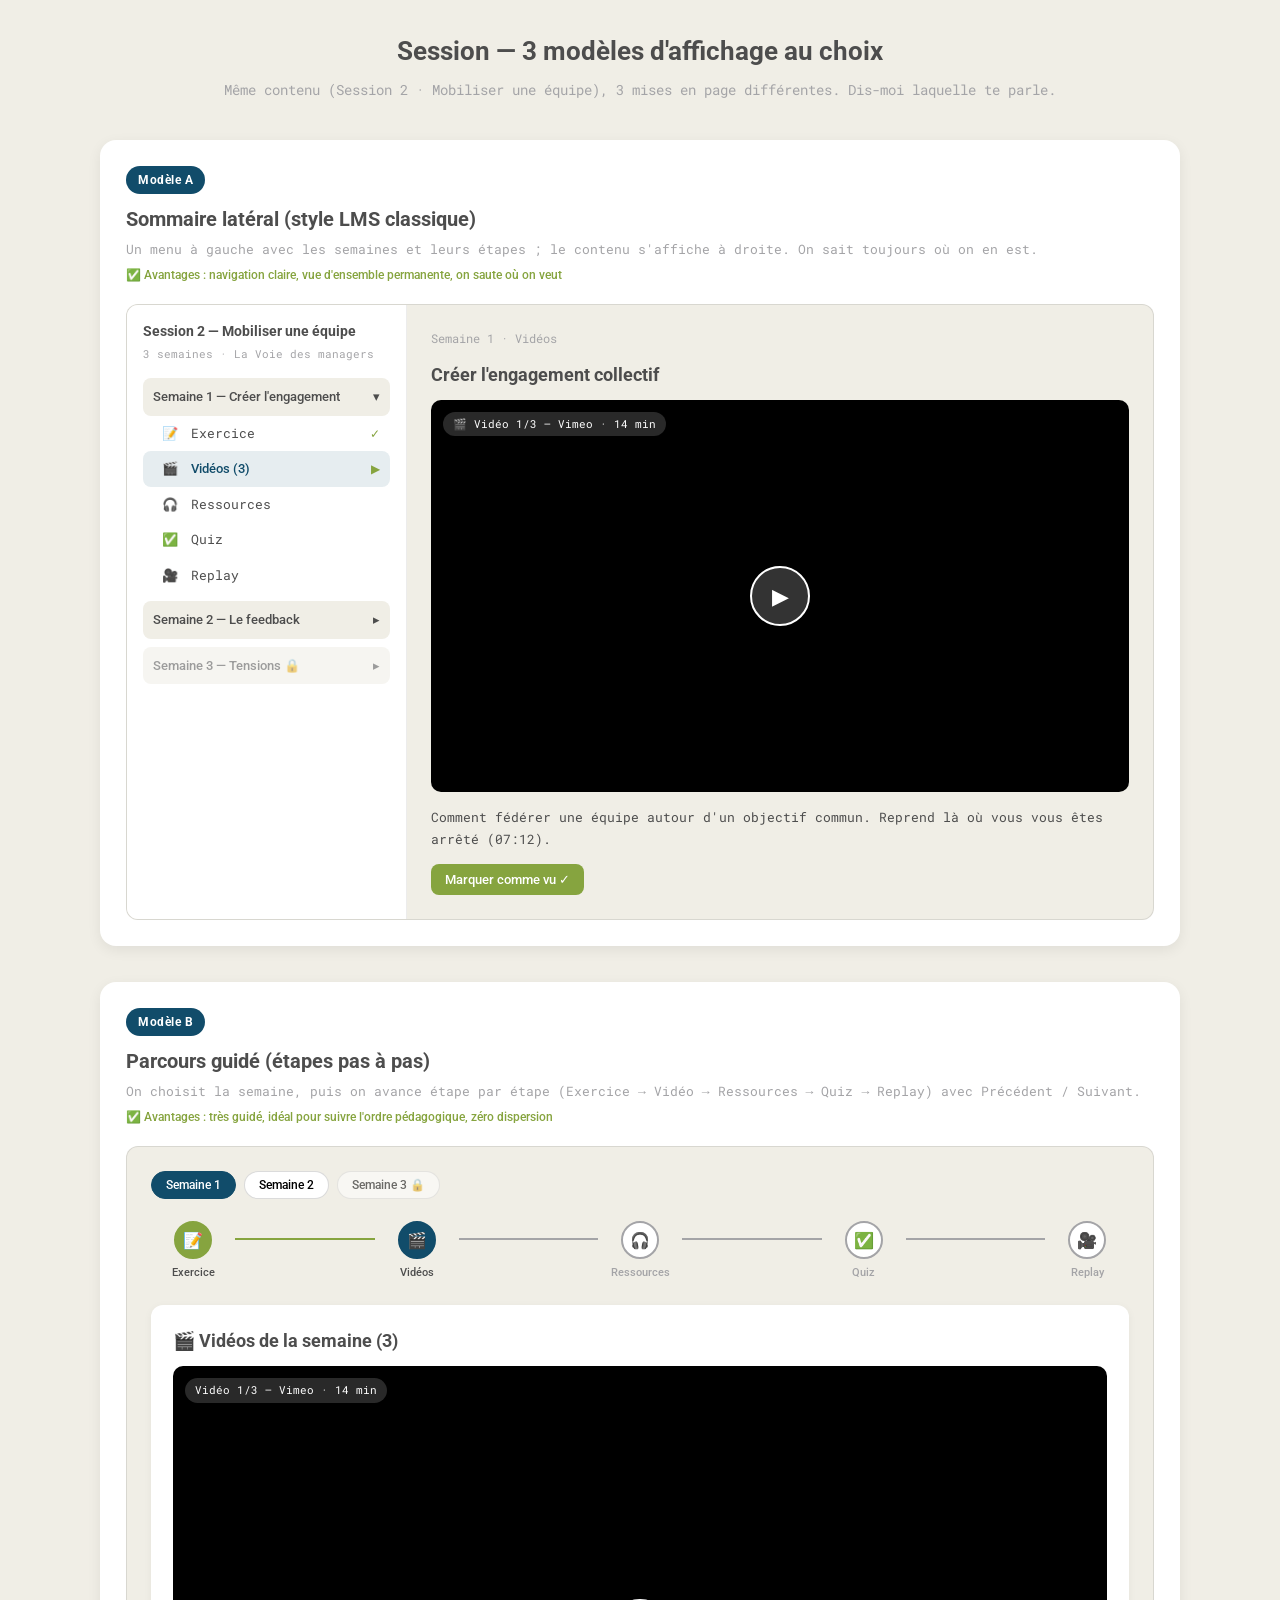
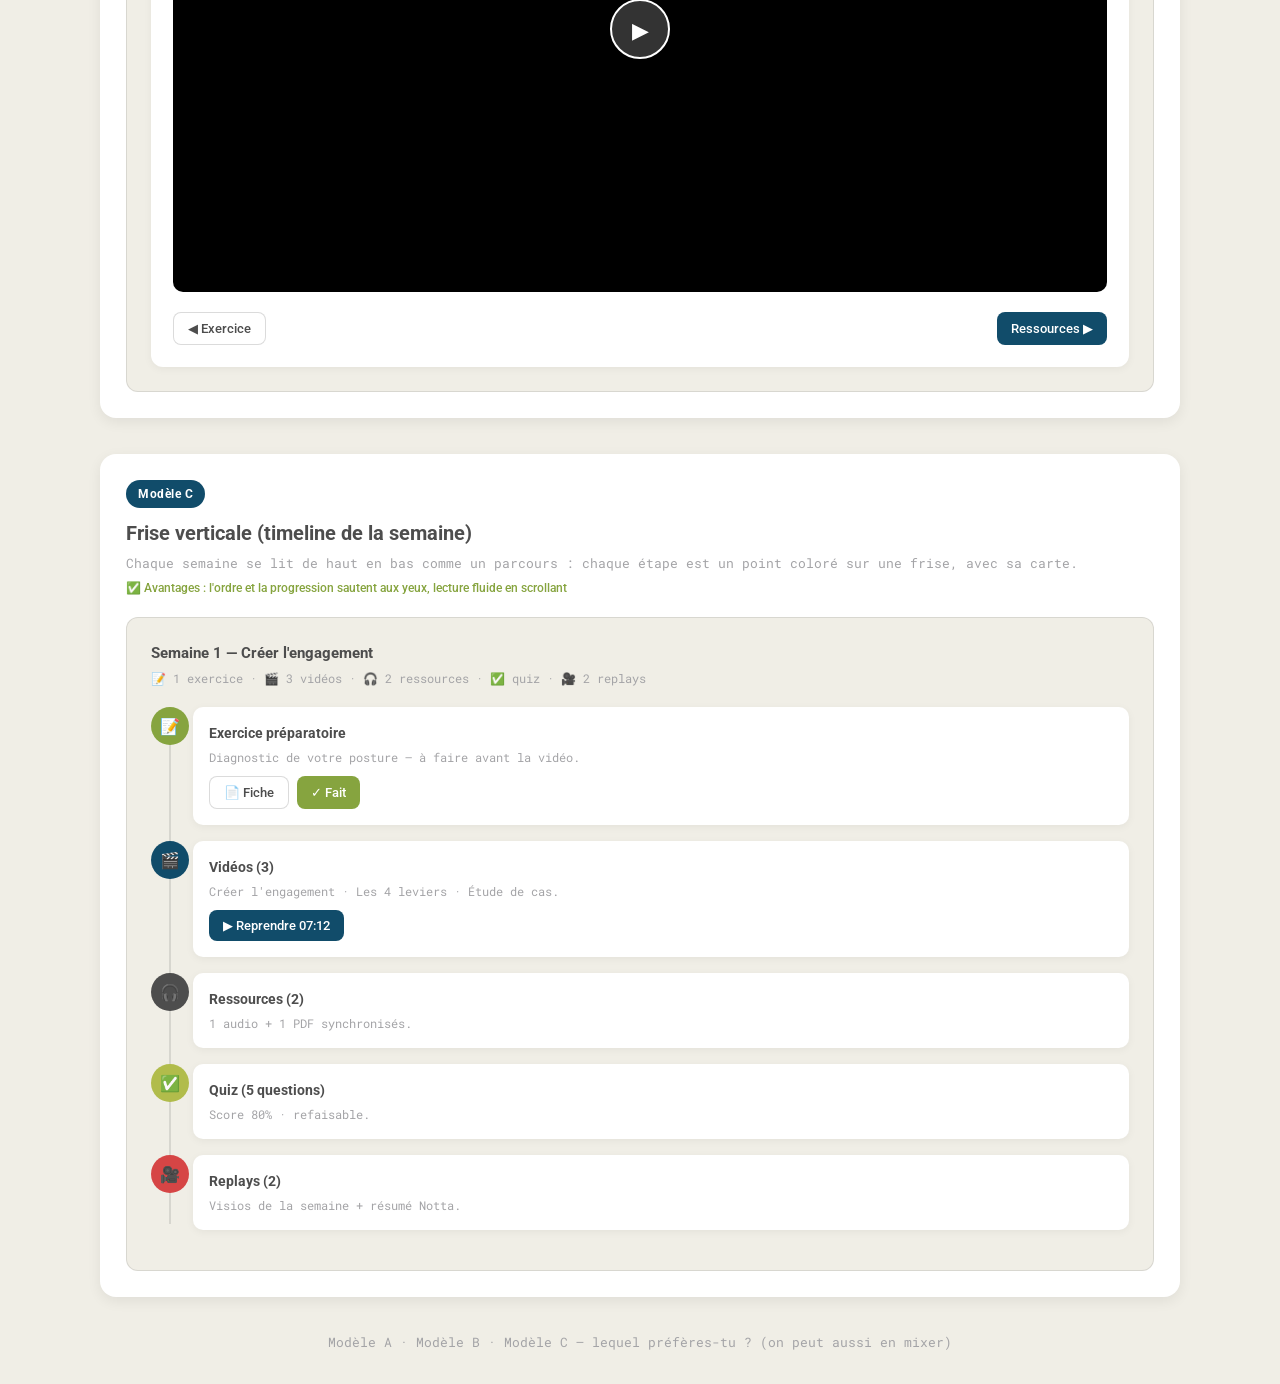
<file: modeles-session.html>
<!DOCTYPE html>
<html lang="fr">
<head>
<meta charset="UTF-8">
<meta name="viewport" content="width=device-width, initial-scale=1.0">
<title>ODBI — Modèles d'affichage d'une session</title>
<link rel="preconnect" href="https://fonts.googleapis.com">
<link href="https://fonts.googleapis.com/css2?family=Roboto:wght@400;500;700&family=Roboto+Mono:wght@400;500&family=Raleway:wght@300;400&display=swap" rel="stylesheet">
<style>
:root{--asparagus:#86A43F;--apple:#B1BC4B;--indigo:#114C6A;--jet:#4D4D4D;--black:#1A1A1A;--grey:#A4A4A7;--alabaster:#F0EEE6;
--ft:'Roboto',sans-serif;--fb:'Roboto Mono',monospace;}
*{box-sizing:border-box;margin:0;padding:0}
body{font-family:var(--fb);background:var(--alabaster);color:var(--jet);font-size:14px;line-height:1.5;padding:32px 20px}
.wrap{max-width:1080px;margin:0 auto}
h1,h2,h3,h4{font-family:var(--ft)}
.intro{text-align:center;margin-bottom:40px}
.intro h1{font-size:26px;margin-bottom:8px}
.intro p{color:var(--grey)}
.model{background:#fff;border-radius:16px;box-shadow:0 4px 14px rgba(0,0,0,.07);padding:26px;margin-bottom:36px}
.model > .tag{display:inline-block;font-family:var(--ft);font-weight:700;font-size:12px;letter-spacing:.5px;color:#fff;background:var(--indigo);padding:5px 12px;border-radius:999px;margin-bottom:10px}
.model > h2{font-size:20px;margin-bottom:6px}
.model > .desc{color:var(--grey);font-size:13px;margin-bottom:6px}
.pros{font-size:12px;color:var(--asparagus);font-family:var(--ft);font-weight:500;margin-bottom:20px}
.demo{border:1px solid rgba(74,74,74,.14);border-radius:12px;overflow:hidden;background:var(--alabaster)}
.btn{font-family:var(--ft);font-weight:500;font-size:13px;border:none;border-radius:8px;padding:8px 14px;cursor:pointer}
.btn-p{background:var(--asparagus);color:#fff}.btn-a{background:var(--indigo);color:#fff}.btn-g{background:#fff;border:1px solid rgba(74,74,74,.2);color:var(--jet)}
.player{background:#000;border-radius:10px;aspect-ratio:16/9;display:flex;align-items:center;justify-content:center;color:#fff;position:relative}
.player .pl{width:60px;height:60px;border-radius:50%;background:rgba(255,255,255,.2);border:2px solid #fff;display:flex;align-items:center;justify-content:center;font-size:22px}
.player .tg{position:absolute;top:12px;left:12px;font-size:11px;background:rgba(255,255,255,.16);padding:4px 10px;border-radius:999px}

/* ============ MODELE A — sommaire latéral ============ */
.A{display:grid;grid-template-columns:280px 1fr;min-height:440px}
.A-side{background:#fff;border-right:1px solid rgba(74,74,74,.1);padding:16px;overflow-y:auto}
.A-side .stitle{font-family:var(--ft);font-weight:700;font-size:14px;margin-bottom:4px}
.A-side .ssub{font-size:11px;color:var(--grey);margin-bottom:16px}
.A-wk{margin-bottom:8px}
.A-wkh{display:flex;justify-content:space-between;align-items:center;padding:9px 10px;border-radius:8px;background:var(--alabaster);font-family:var(--ft);font-weight:500;font-size:13px;cursor:pointer}
.A-step{display:flex;align-items:center;gap:10px;padding:8px 10px 8px 16px;font-size:13px;border-radius:8px;cursor:pointer;color:var(--jet)}
.A-step:hover{background:var(--alabaster)}
.A-step.act{background:rgba(17,76,106,.1);color:var(--indigo);font-family:var(--ft);font-weight:500}
.A-step .ic{width:22px;text-align:center}
.A-step .ck{margin-left:auto;font-size:12px;color:var(--asparagus)}
.A-step.lock{opacity:.5}
.A-main{padding:24px;overflow-y:auto}
.A-main h3{font-size:18px;margin-bottom:6px}
.A-bc{font-size:12px;color:var(--grey);margin-bottom:14px}
.A-main p{font-size:13px;line-height:1.7;margin:14px 0}

/* ============ MODELE B — parcours guidé (stepper) ============ */
.B{padding:24px}
.B-wks{display:flex;gap:8px;margin-bottom:22px}
.B-wks button{font-family:var(--ft);font-weight:500;font-size:12px;padding:6px 14px;border-radius:999px;border:1px solid rgba(74,74,74,.2);background:#fff;cursor:pointer}
.B-wks button.on{background:var(--indigo);color:#fff;border-color:var(--indigo)}
.stepper{display:flex;align-items:center;margin-bottom:24px}
.stp{display:flex;flex-direction:column;align-items:center;gap:6px;flex-shrink:0;width:84px}
.stp .dot{width:38px;height:38px;border-radius:50%;background:#fff;border:2px solid var(--grey);display:flex;align-items:center;justify-content:center;font-size:16px;color:var(--grey)}
.stp.done .dot{background:var(--asparagus);border-color:var(--asparagus);color:#fff}
.stp.cur .dot{background:var(--indigo);border-color:var(--indigo);color:#fff}
.stp .lb{font-size:11px;text-align:center;font-family:var(--ft);font-weight:500;color:var(--grey)}
.stp.cur .lb,.stp.done .lb{color:var(--jet)}
.stp-line{flex:1;height:2px;background:var(--grey);margin-bottom:24px;min-width:14px}
.stp-line.ok{background:var(--asparagus)}
.B-card{background:#fff;border-radius:12px;padding:22px;box-shadow:0 2px 8px rgba(0,0,0,.05)}
.B-card h3{font-size:18px;margin-bottom:12px}
.B-nav{display:flex;justify-content:space-between;margin-top:20px}

/* ============ MODELE C — frise verticale ============ */
.C{padding:24px}
.C-wk{font-family:var(--ft);font-weight:700;font-size:15px;margin:0 0 4px}
.C-wksub{font-size:12px;color:var(--grey);margin-bottom:20px}
.C-tl{position:relative;padding-left:42px}
.C-tl::before{content:"";position:absolute;left:18px;top:6px;bottom:6px;width:2px;background:rgba(74,74,74,.15)}
.C-node{position:relative;margin-bottom:16px}
.C-node .nd{position:absolute;left:-42px;top:0;width:38px;height:38px;border-radius:50%;display:flex;align-items:center;justify-content:center;font-size:16px;color:#fff;z-index:1}
.nd.exo{background:var(--asparagus)}.nd.vid{background:var(--indigo)}.nd.res{background:var(--jet)}.nd.quiz{background:var(--apple);color:var(--jet)}.nd.rep{background:#d64545}
.C-cd{background:#fff;border-radius:10px;box-shadow:0 2px 8px rgba(0,0,0,.05);padding:16px}
.C-cd h4{font-size:14px;margin-bottom:4px}
.C-cd p{font-size:12px;color:var(--grey)}
.C-cd .act{margin-top:10px;display:flex;gap:8px;flex-wrap:wrap}
.pick{text-align:center;margin-top:8px;color:var(--grey);font-size:13px}
</style>
</head>
<body>
<div class="wrap">
  <div class="intro">
    <h1>Session — 3 modèles d'affichage au choix</h1>
    <p>Même contenu (Session 2 · Mobiliser une équipe), 3 mises en page différentes. Dis-moi laquelle te parle.</p>
  </div>

  <!-- ===================== MODELE A ===================== -->
  <div class="model">
    <span class="tag">Modèle A</span>
    <h2>Sommaire latéral (style LMS classique)</h2>
    <div class="desc">Un menu à gauche avec les semaines et leurs étapes ; le contenu s'affiche à droite. On sait toujours où on en est.</div>
    <div class="pros">✅ Avantages : navigation claire, vue d'ensemble permanente, on saute où on veut</div>
    <div class="demo A">
      <div class="A-side">
        <div class="stitle">Session 2 — Mobiliser une équipe</div>
        <div class="ssub">3 semaines · La Voie des managers</div>
        <div class="A-wk">
          <div class="A-wkh">Semaine 1 — Créer l'engagement <span>▾</span></div>
          <div class="A-step"><span class="ic">📝</span> Exercice <span class="ck">✓</span></div>
          <div class="A-step act"><span class="ic">🎬</span> Vidéos (3) <span class="ck">▶</span></div>
          <div class="A-step"><span class="ic">🎧</span> Ressources</div>
          <div class="A-step"><span class="ic">✅</span> Quiz</div>
          <div class="A-step"><span class="ic">🎥</span> Replay</div>
        </div>
        <div class="A-wk">
          <div class="A-wkh">Semaine 2 — Le feedback <span>▸</span></div>
        </div>
        <div class="A-wk">
          <div class="A-wkh" style="opacity:.55">Semaine 3 — Tensions 🔒 <span>▸</span></div>
        </div>
      </div>
      <div class="A-main">
        <div class="A-bc">Semaine 1 · Vidéos</div>
        <h3>Créer l'engagement collectif</h3>
        <div class="player" style="margin-top:12px"><span class="tg">🎬 Vidéo 1/3 — Vimeo · 14 min</span><div class="pl">▶</div></div>
        <p>Comment fédérer une équipe autour d'un objectif commun. Reprend là où vous vous êtes arrêté (07:12).</p>
        <button class="btn btn-p">Marquer comme vu ✓</button>
      </div>
    </div>
  </div>

  <!-- ===================== MODELE B ===================== -->
  <div class="model">
    <span class="tag">Modèle B</span>
    <h2>Parcours guidé (étapes pas à pas)</h2>
    <div class="desc">On choisit la semaine, puis on avance étape par étape (Exercice → Vidéo → Ressources → Quiz → Replay) avec Précédent / Suivant.</div>
    <div class="pros">✅ Avantages : très guidé, idéal pour suivre l'ordre pédagogique, zéro dispersion</div>
    <div class="demo B">
      <div class="B-wks"><button class="on">Semaine 1</button><button>Semaine 2</button><button style="opacity:.55">Semaine 3 🔒</button></div>
      <div class="stepper">
        <div class="stp done"><div class="dot">📝</div><div class="lb">Exercice</div></div>
        <div class="stp-line ok"></div>
        <div class="stp cur"><div class="dot">🎬</div><div class="lb">Vidéos</div></div>
        <div class="stp-line"></div>
        <div class="stp"><div class="dot">🎧</div><div class="lb">Ressources</div></div>
        <div class="stp-line"></div>
        <div class="stp"><div class="dot">✅</div><div class="lb">Quiz</div></div>
        <div class="stp-line"></div>
        <div class="stp"><div class="dot">🎥</div><div class="lb">Replay</div></div>
      </div>
      <div class="B-card">
        <h3>🎬 Vidéos de la semaine (3)</h3>
        <div class="player"><span class="tg">Vidéo 1/3 — Vimeo · 14 min</span><div class="pl">▶</div></div>
        <div class="B-nav"><button class="btn btn-g">◀ Exercice</button><button class="btn btn-a">Ressources ▶</button></div>
      </div>
    </div>
  </div>

  <!-- ===================== MODELE C ===================== -->
  <div class="model">
    <span class="tag">Modèle C</span>
    <h2>Frise verticale (timeline de la semaine)</h2>
    <div class="desc">Chaque semaine se lit de haut en bas comme un parcours : chaque étape est un point coloré sur une frise, avec sa carte.</div>
    <div class="pros">✅ Avantages : l'ordre et la progression sautent aux yeux, lecture fluide en scrollant</div>
    <div class="demo C">
      <h3 class="C-wk">Semaine 1 — Créer l'engagement</h3>
      <div class="C-wksub">📝 1 exercice · 🎬 3 vidéos · 🎧 2 ressources · ✅ quiz · 🎥 2 replays</div>
      <div class="C-tl">
        <div class="C-node"><div class="nd exo">📝</div><div class="C-cd"><h4>Exercice préparatoire</h4><p>Diagnostic de votre posture — à faire avant la vidéo.</p><div class="act"><button class="btn btn-g">📄 Fiche</button><button class="btn btn-p">✓ Fait</button></div></div></div>
        <div class="C-node"><div class="nd vid">🎬</div><div class="C-cd"><h4>Vidéos (3)</h4><p>Créer l'engagement · Les 4 leviers · Étude de cas.</p><div class="act"><button class="btn btn-a">▶ Reprendre 07:12</button></div></div></div>
        <div class="C-node"><div class="nd res">🎧</div><div class="C-cd"><h4>Ressources (2)</h4><p>1 audio + 1 PDF synchronisés.</p></div></div>
        <div class="C-node"><div class="nd quiz">✅</div><div class="C-cd"><h4>Quiz (5 questions)</h4><p>Score 80% · refaisable.</p></div></div>
        <div class="C-node"><div class="nd rep">🎥</div><div class="C-cd"><h4>Replays (2)</h4><p>Visios de la semaine + résumé Notta.</p></div></div>
      </div>
    </div>
  </div>

  <div class="pick">Modèle A · Modèle B · Modèle C — lequel préfères-tu ? (on peut aussi en mixer)</div>
</div>
</body>
</html>
</file>
